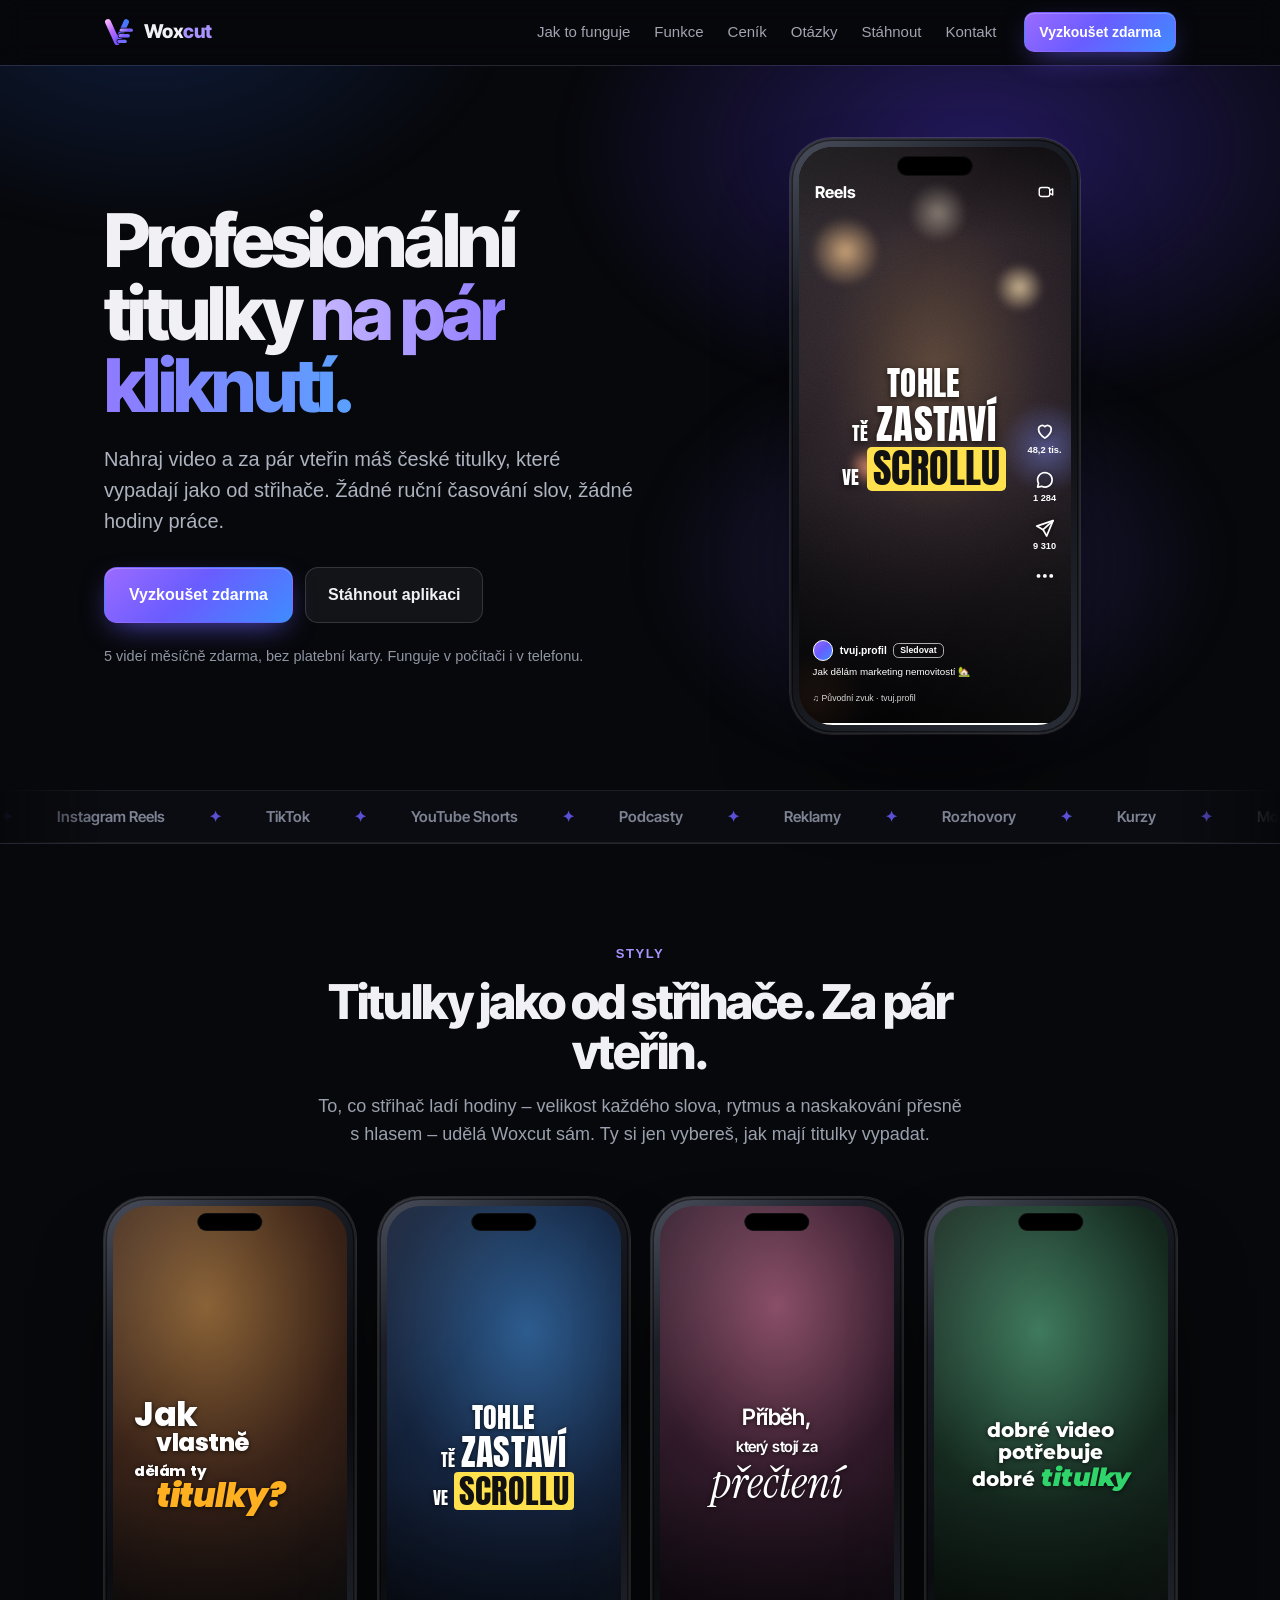
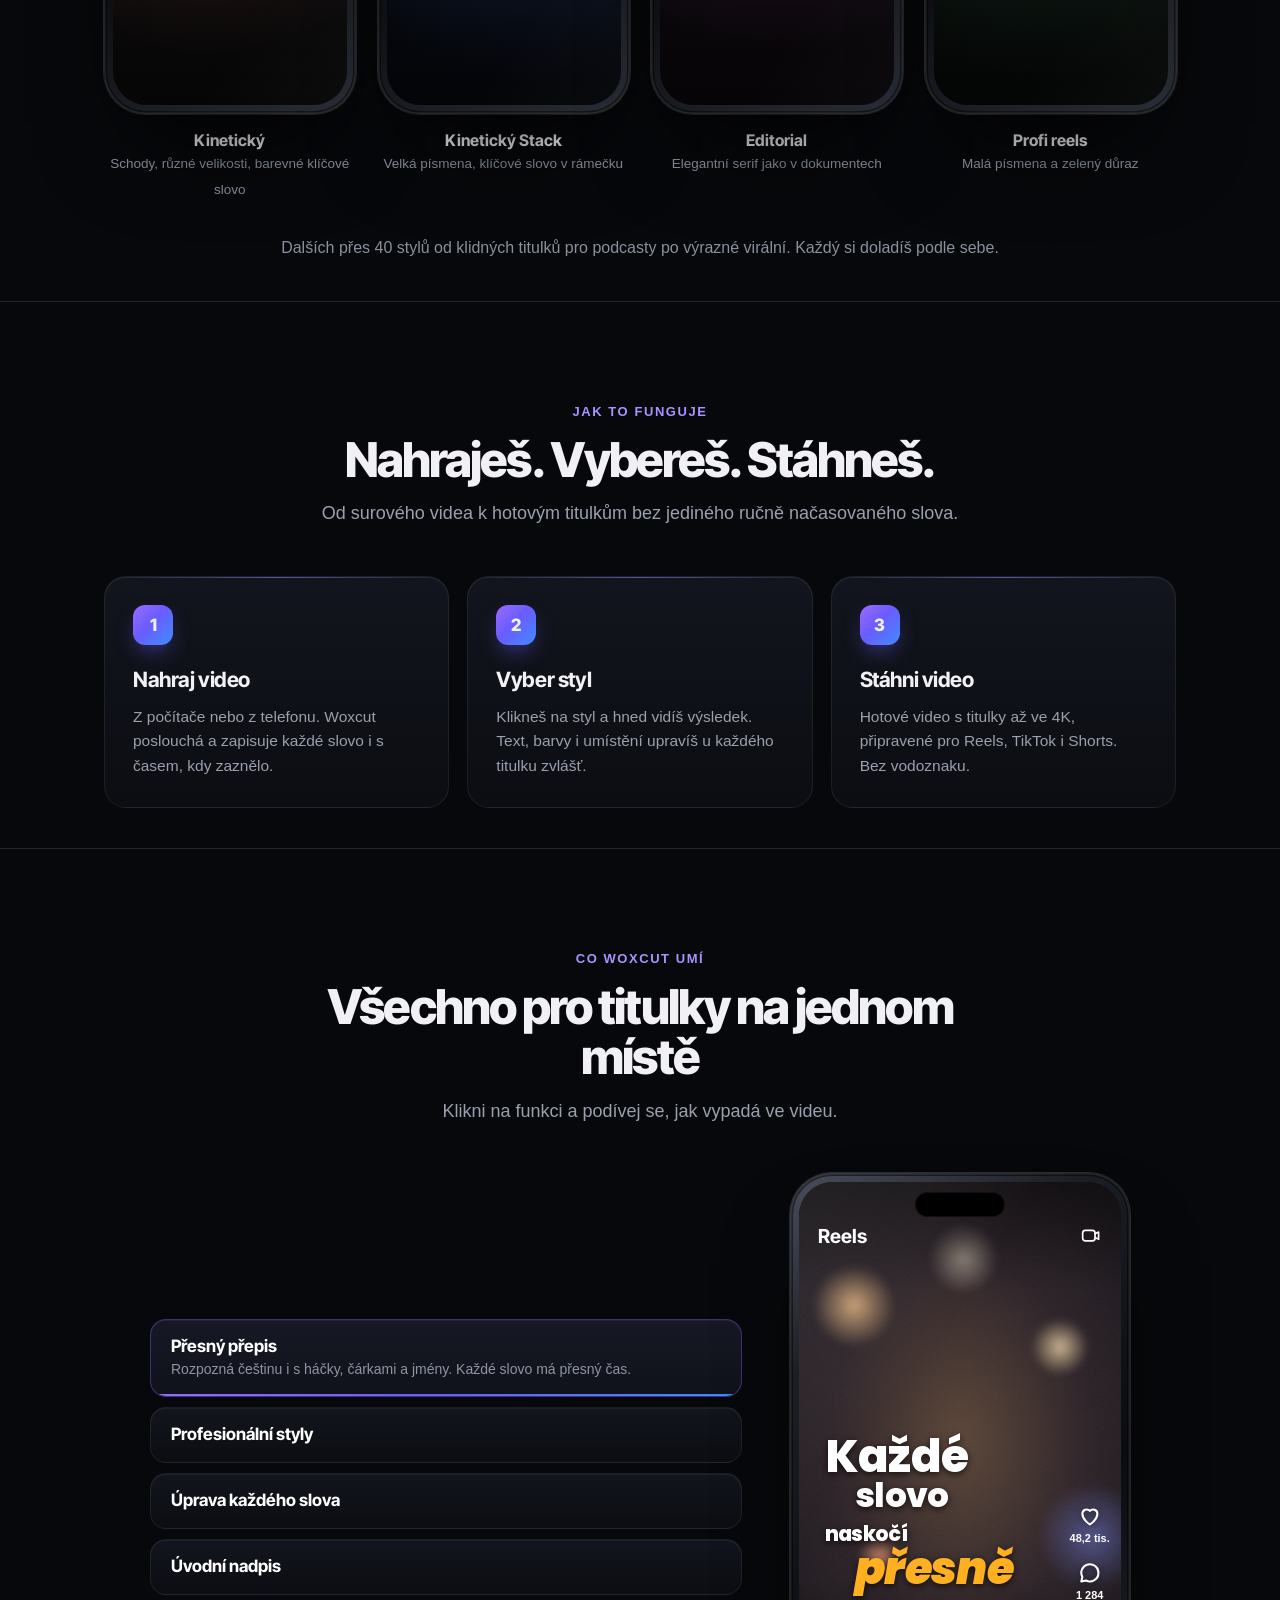
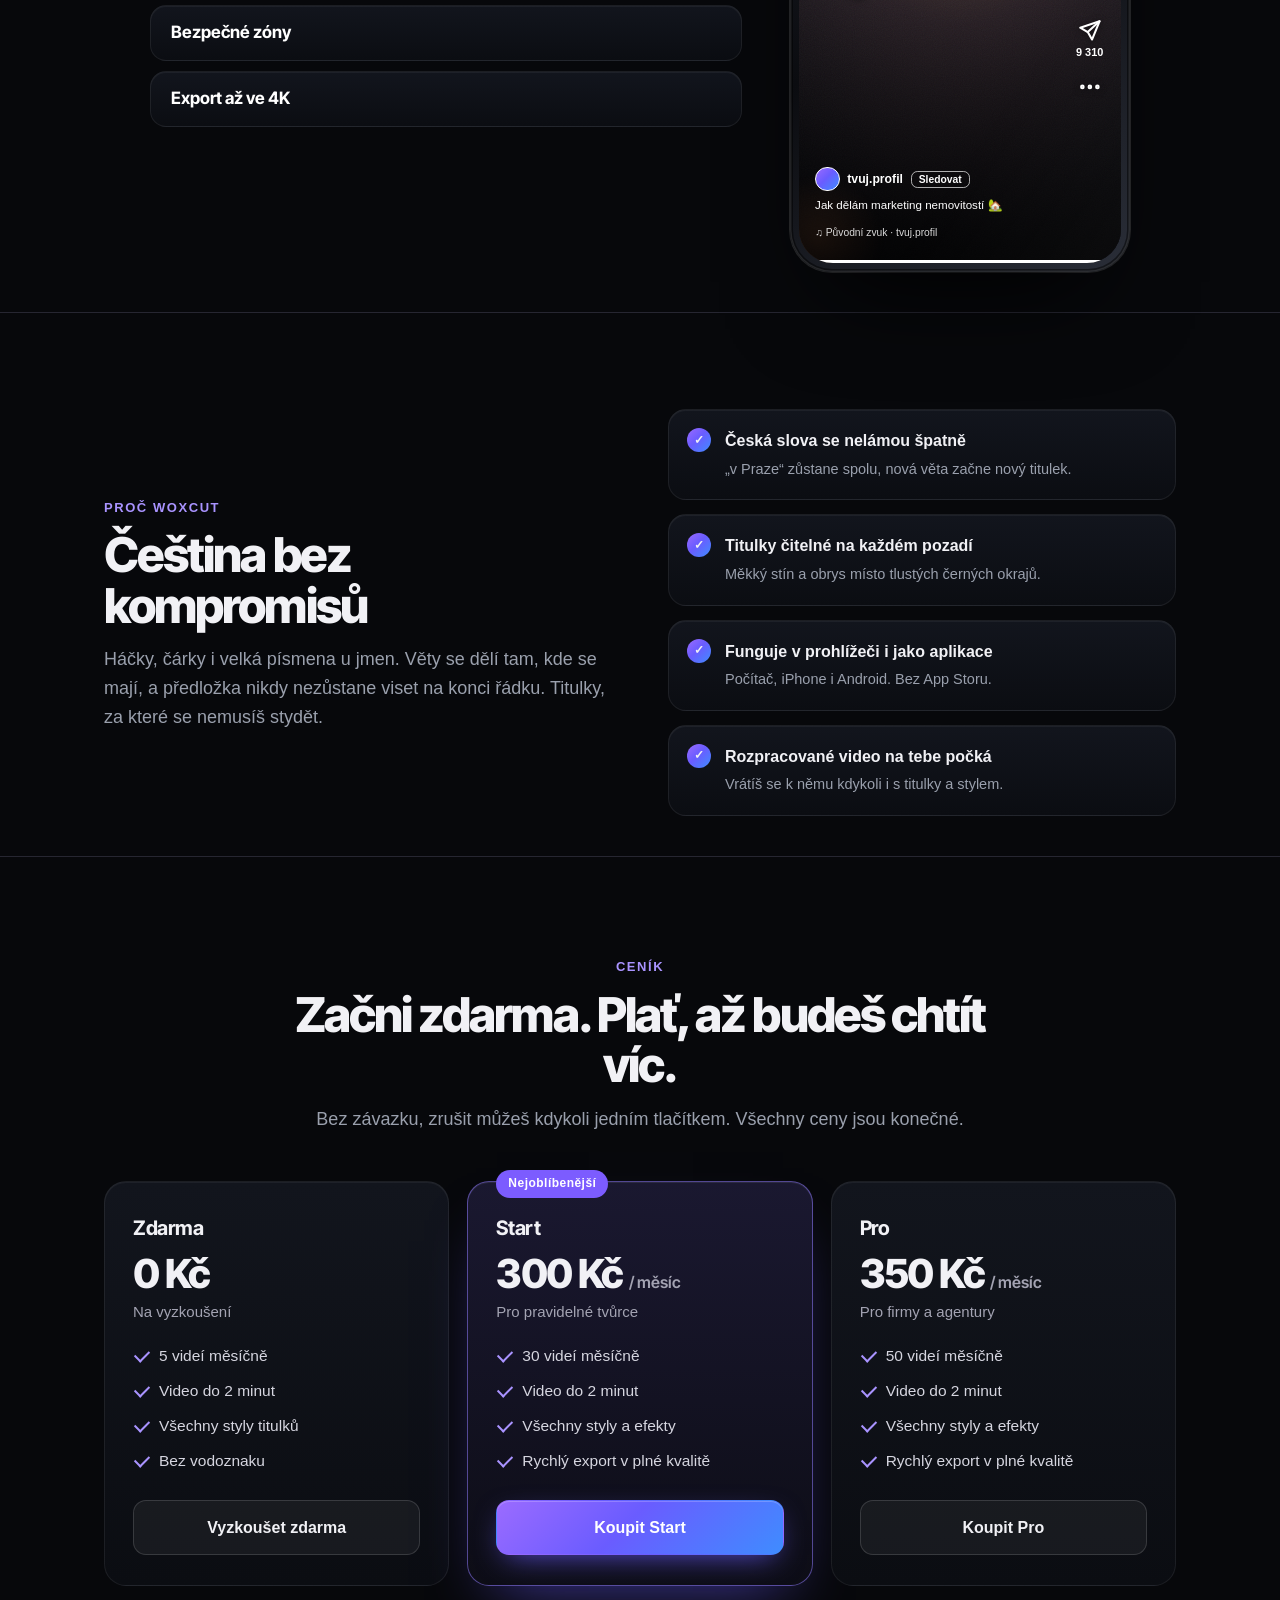
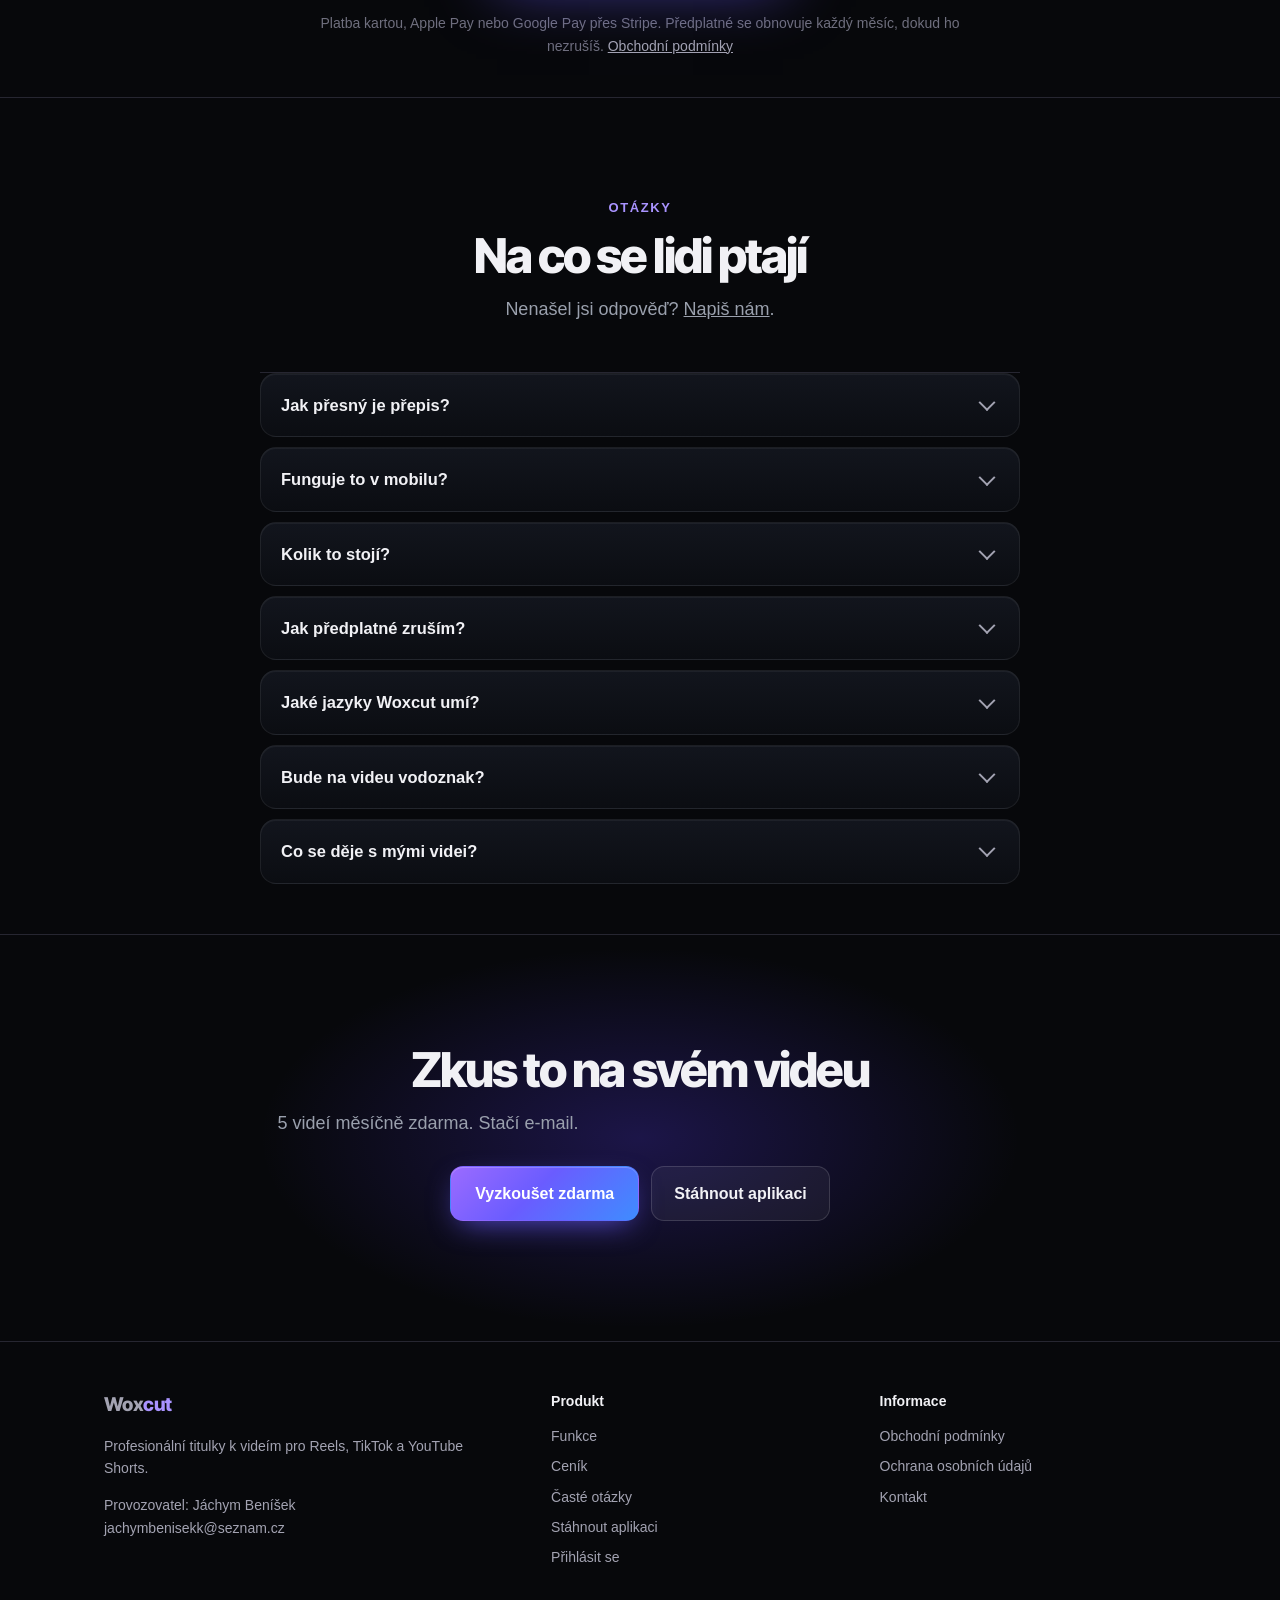
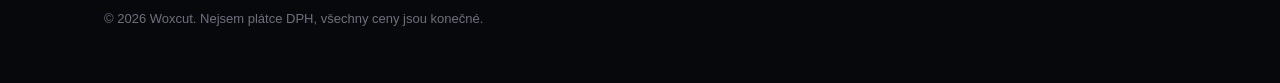
<file: index.html>
<!doctype html>
<html lang="cs">
<head>
<meta charset="utf-8">
<meta name="viewport" content="width=device-width,initial-scale=1,viewport-fit=cover">
<title>Woxcut</title>
<meta name="description" content="Woxcut – české titulky k videu za pár minut.">
<link rel="manifest" href="manifest.webmanifest">
<link rel="apple-touch-icon" href="apple-touch-icon.png">
<link rel="icon" href="app-icon-192.png">
<meta name="apple-mobile-web-app-capable" content="yes">
<meta name="mobile-web-app-capable" content="yes">
<meta name="apple-mobile-web-app-title" content="Woxcut">
<meta name="apple-mobile-web-app-status-bar-style" content="black">
<meta name="theme-color" content="#0b0b0d">
<style>
  :root{color-scheme:dark}
  *{box-sizing:border-box}
  html,body{margin:0;height:100%;background:#0b0b0d;color:#ececef;font:16px/1.5 -apple-system,BlinkMacSystemFont,"Inter",system-ui,sans-serif}
  main{min-height:100%;display:flex;flex-direction:column;align-items:center;justify-content:center;gap:14px;padding:32px 24px calc(32px + env(safe-area-inset-bottom));text-align:center}
  img{border-radius:22px;box-shadow:0 18px 40px -16px #7466f0aa}
  h1{margin:6px 0 0;font-size:22px;letter-spacing:-.02em}
  p{margin:0;max-width:340px;color:#a3a3ad}
  .tocka{width:22px;height:22px;border-radius:50%;border:2.5px solid #2f2f36;border-top-color:#7466f0;animation:t 0.9s linear infinite}
  @keyframes t{to{transform:rotate(360deg)}}
  ol{list-style:none;margin:6px 0 0;padding:0;display:grid;gap:12px;text-align:left;max-width:340px}
  li{display:flex;gap:12px;align-items:center;padding:12px 14px;border-radius:14px;background:#17171b;border:1px solid #2f2f36}
  li b{color:#fff}
  li::before{content:attr(data-n);flex:none;display:grid;place-items:center;width:26px;height:26px;border-radius:50%;background:#7466f0;color:#fff;font-weight:700;font-size:14px}
  button,a.tl{font:600 16px/1 inherit;font-family:inherit;padding:14px 22px;border-radius:12px;border:1px solid #2f2f36;background:#17171b;color:#ececef;text-decoration:none;cursor:pointer}
  .hlavni{background:#7466f0;border-color:#7466f0;color:#fff}
  .sipka{position:fixed;left:50%;bottom:calc(6px + env(safe-area-inset-bottom));transform:translateX(-50%);font-size:30px;animation:s 1s ease-in-out infinite}
  @keyframes s{50%{transform:translate(-50%,7px)}}
</style>
</head>
<body>
<main id="obsah">
  <img src="app-icon-192.png" width="84" height="84" alt="">
  <h1 id="nadpis">Otevírám Woxcut…</h1>
  <p id="text">Chvilku strpení.</p>
  <div class="tocka" id="tocka"></div>
</main>
<script>
// Stálá adresa Woxcutu. Woxcut běží na Macu přes tunel, jehož adresa se občas změní (Mac usne, ztratí internet…).
// Server na Macu sem při každé změně zapíše aktuální adresu (adresa.json) a tahle stránka na ni vždy přesměruje.
(async () => {
  const REPO = 'jachben/voxcut';
  const $ = id => document.getElementById(id);
  const q = new URLSearchParams(location.search);
  // osobní odkaz majitele: …/voxcut/#k=<klíč> – část za # se na server neposílá. Zůstává v adrese schválně:
  // ikona na ploše iPhonu má vlastní úložiště, takže si klíč musí nést v adrese, ze které se přidala.
  const h = new URLSearchParams(location.hash.slice(1));
  if (h.get('k')) { try { localStorage.setItem('voxcut-klic', h.get('k')); } catch {} }
  let klic = h.get('k'); if (!klic) { try { klic = localStorage.getItem('voxcut-klic'); } catch {} }
  const appka = navigator.standalone === true || matchMedia('(display-mode: standalone)').matches;
  const ua = navigator.userAgent;
  const ios = /iPhone|iPad|iPod/.test(ua) || (navigator.platform === 'MacIntel' && navigator.maxTouchPoints > 1);
  const android = /Android/.test(ua);

  // hlavní adresa v prohlížeči = prodejní web (22. 11. 2026, Jáchym: „prodejní stránka ta hlavní“).
  // Do aplikace vede ?app (tlačítka na webu), ikona na ploše, osobní odkaz majitele (#k=) a ?stahnout / ?koupit / ?pridat.
  if (!appka && !h.get('k') && !['app', 'stahnout', 'koupit', 'pridat'].some(k => q.has(k))) {
    location.replace('web/' + location.hash); return;
  }

  // Android: systémové okno instalace (Chrome) – nabídne se tlačítkem
  let nabidka = null;
  addEventListener('beforeinstallprompt', e => { e.preventDefault(); nabidka = e; });

  // příchod z tlačítka „Stáhnout do mobilu“: na plochu se má přidat tahle stálá stránka, ne dočasná adresa
  if (q.get('pridat') === '1' && !appka && (ios || android)) {
    history.replaceState(null, '', location.pathname + location.hash);   // bez ?pridat, klíč za # zůstane
    $('tocka').remove();
    $('nadpis').textContent = 'Přidej Woxcut na plochu';
    if (ios) {
      $('text').textContent = 'Tahle adresa se nikdy nezmění, takže ikona bude fungovat pořád.';
      $('obsah').insertAdjacentHTML('beforeend', `<ol>
        <li data-n="1"><span>Klepni dole v Safari na <b>Sdílet</b> (v novém Safari je pod <b>⋯</b>)</span></li>
        <li data-n="2"><span>Vyber <b>Přidat na plochu</b>, nech zapnuté <b>Otevřít jako webovou aplikaci</b> a potvrď <b>Přidat</b></span></li>
      </ol><a class="tl" href="./?app">Otevřít Woxcut bez přidání</a><div class="sipka">↓</div>`);
    } else {
      $('text').textContent = 'Tahle adresa se nikdy nezmění, takže aplikace bude fungovat pořád.';
      $('obsah').insertAdjacentHTML('beforeend', `<button class="hlavni" id="instalovat">Nainstalovat Woxcut</button>
        <p id="tip">Když se okno neotevře: v Chromu klepni na <b>⋮</b> → <b>Instalovat aplikaci</b>.</p>
        <a class="tl" href="./?app">Otevřít Woxcut</a>`);
      $('instalovat').onclick = async () => { if (nabidka) { nabidka.prompt(); nabidka = null; } else $('tip').style.color = '#fff'; };
    }
    return;
  }

  // aktuální adresa: GitHub API (bez zpoždění), záložně soubor na stránce (může být pár minut starý)
  const nacti = async pokus => {
    const zdroje = [
      () => fetch(`https://api.github.com/repos/${REPO}/contents/adresa.json`, { headers: { Accept: 'application/vnd.github.raw+json' }, cache: 'no-store' }),
      () => fetch(`adresa.json?t=${Date.now()}`, { cache: 'no-store' }),
    ];
    if (pokus % 3) zdroje.reverse();   // API má limit dotazů – při opakovaných pokusech ho šetři
    for (const z of zdroje) {
      try {
        const r = await z();
        if (!r.ok) continue;
        const a = (await r.json()).adresa;
        if (/^https:\/\/[a-z0-9-]+\.trycloudflare\.com$/.test(a)) return a;
      } catch {}
    }
    return null;
  };
  const zije = async a => {
    try {
      const c = new AbortController(); setTimeout(() => c.abort(), 8000);
      const r = await fetch(a + '/api/version', { signal: c.signal, cache: 'no-store' });
      return r.ok && (await r.json()).app === 'voxsub';
    } catch { return false; }
  };
  // ?koupit=start|pro z ceníku na webu (…/voxcut/web/) → aplikace rovnou nabídne registraci a platbu
  const kup = q.get('koupit') === 'pro' ? 'pro' : q.has('koupit') ? 'start' : '';
  const cil = a => q.has('stahnout') ? a + '/stahnout.html'
    : kup ? `${a}/app?predplatne&koupit=${kup}`
    : klic ? `${a}/moje/${encodeURIComponent(klic)}/app` : a + '/app';

  for (let pokus = 0; ; pokus++) {
    const a = await nacti(pokus);
    if (a && await zije(a)) { location.replace(cil(a)); return; }
    $('nadpis').textContent = 'Woxcut se právě připojuje';
    $('text').textContent = pokus < 8
      ? 'Mac se možná probouzí nebo mění adresu. Zkouším to znovu…'
      : 'Pořád se nedaří spojit. Zkontroluj, že je Mac zapnutý a připojený k internetu. Zkouším to dál…';
    await new Promise(r => setTimeout(r, 5000));
  }
})();
</script>
</body>
</html>
</file>
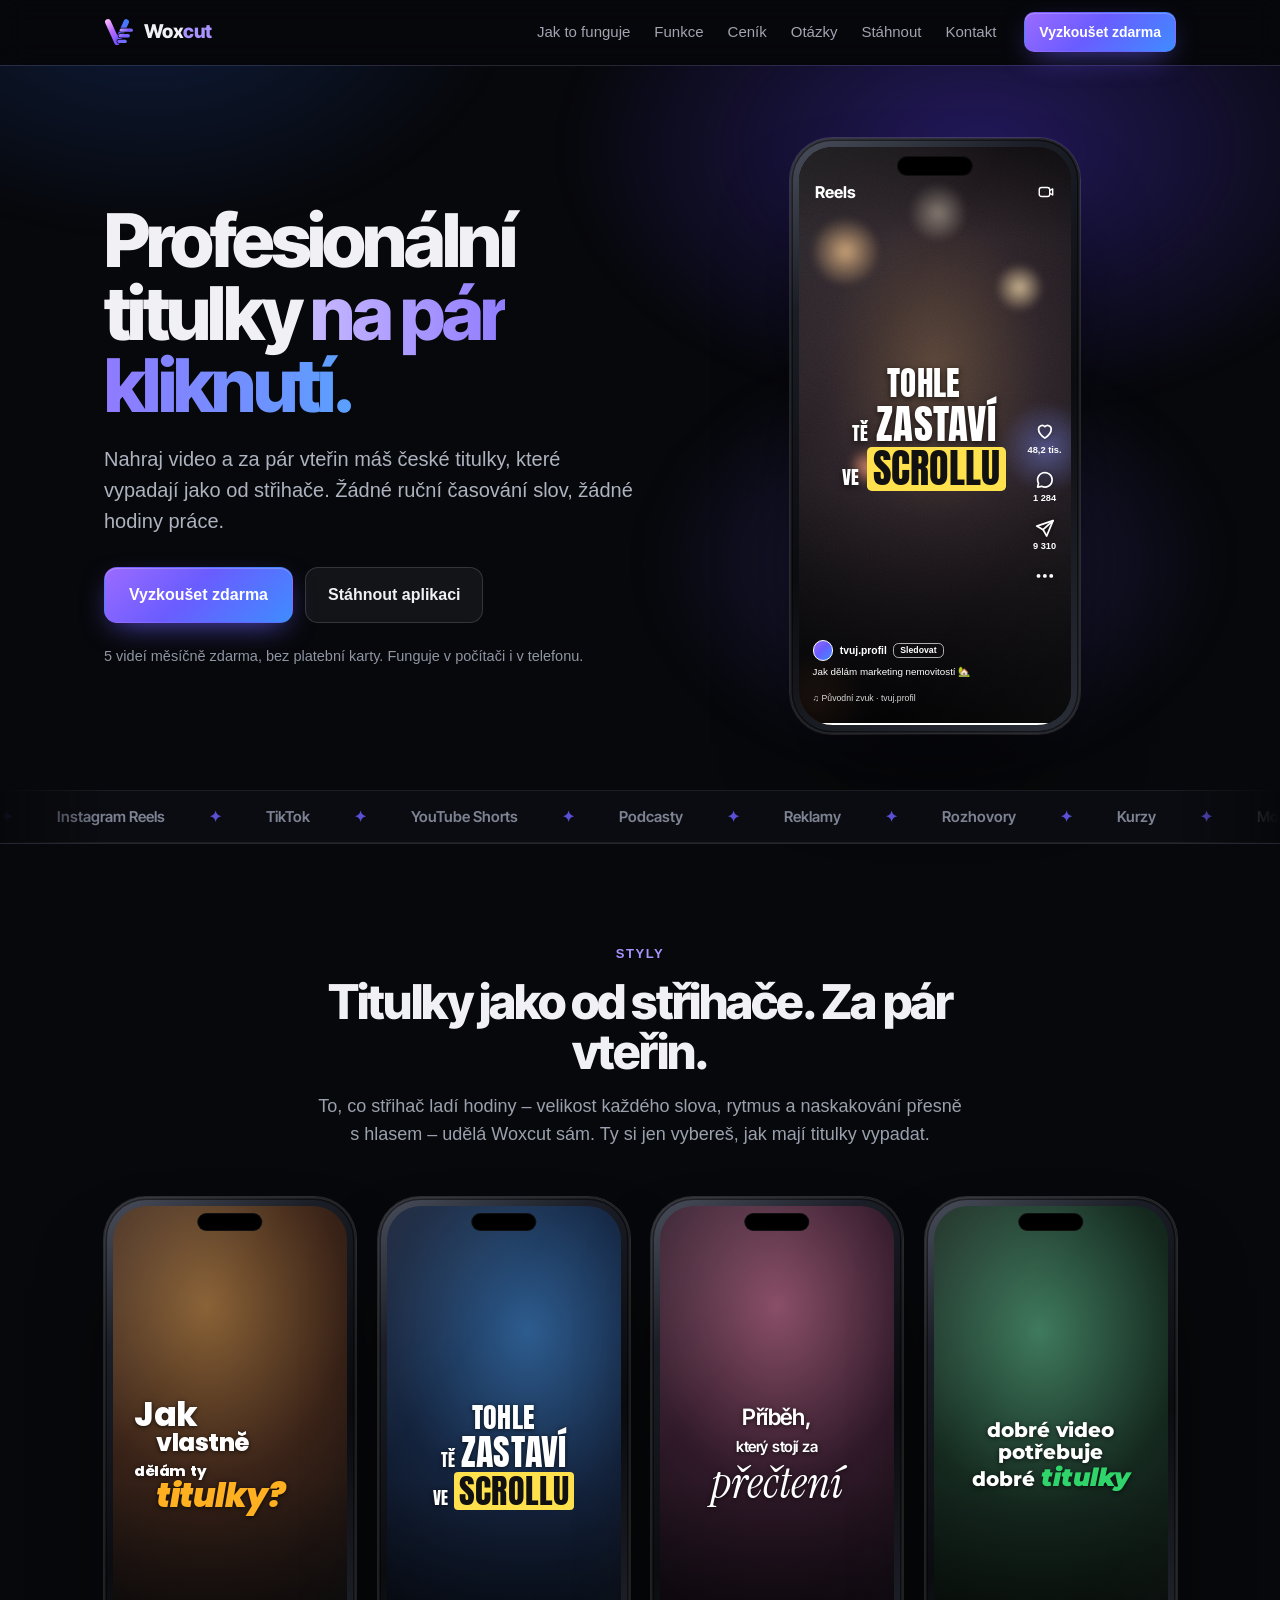
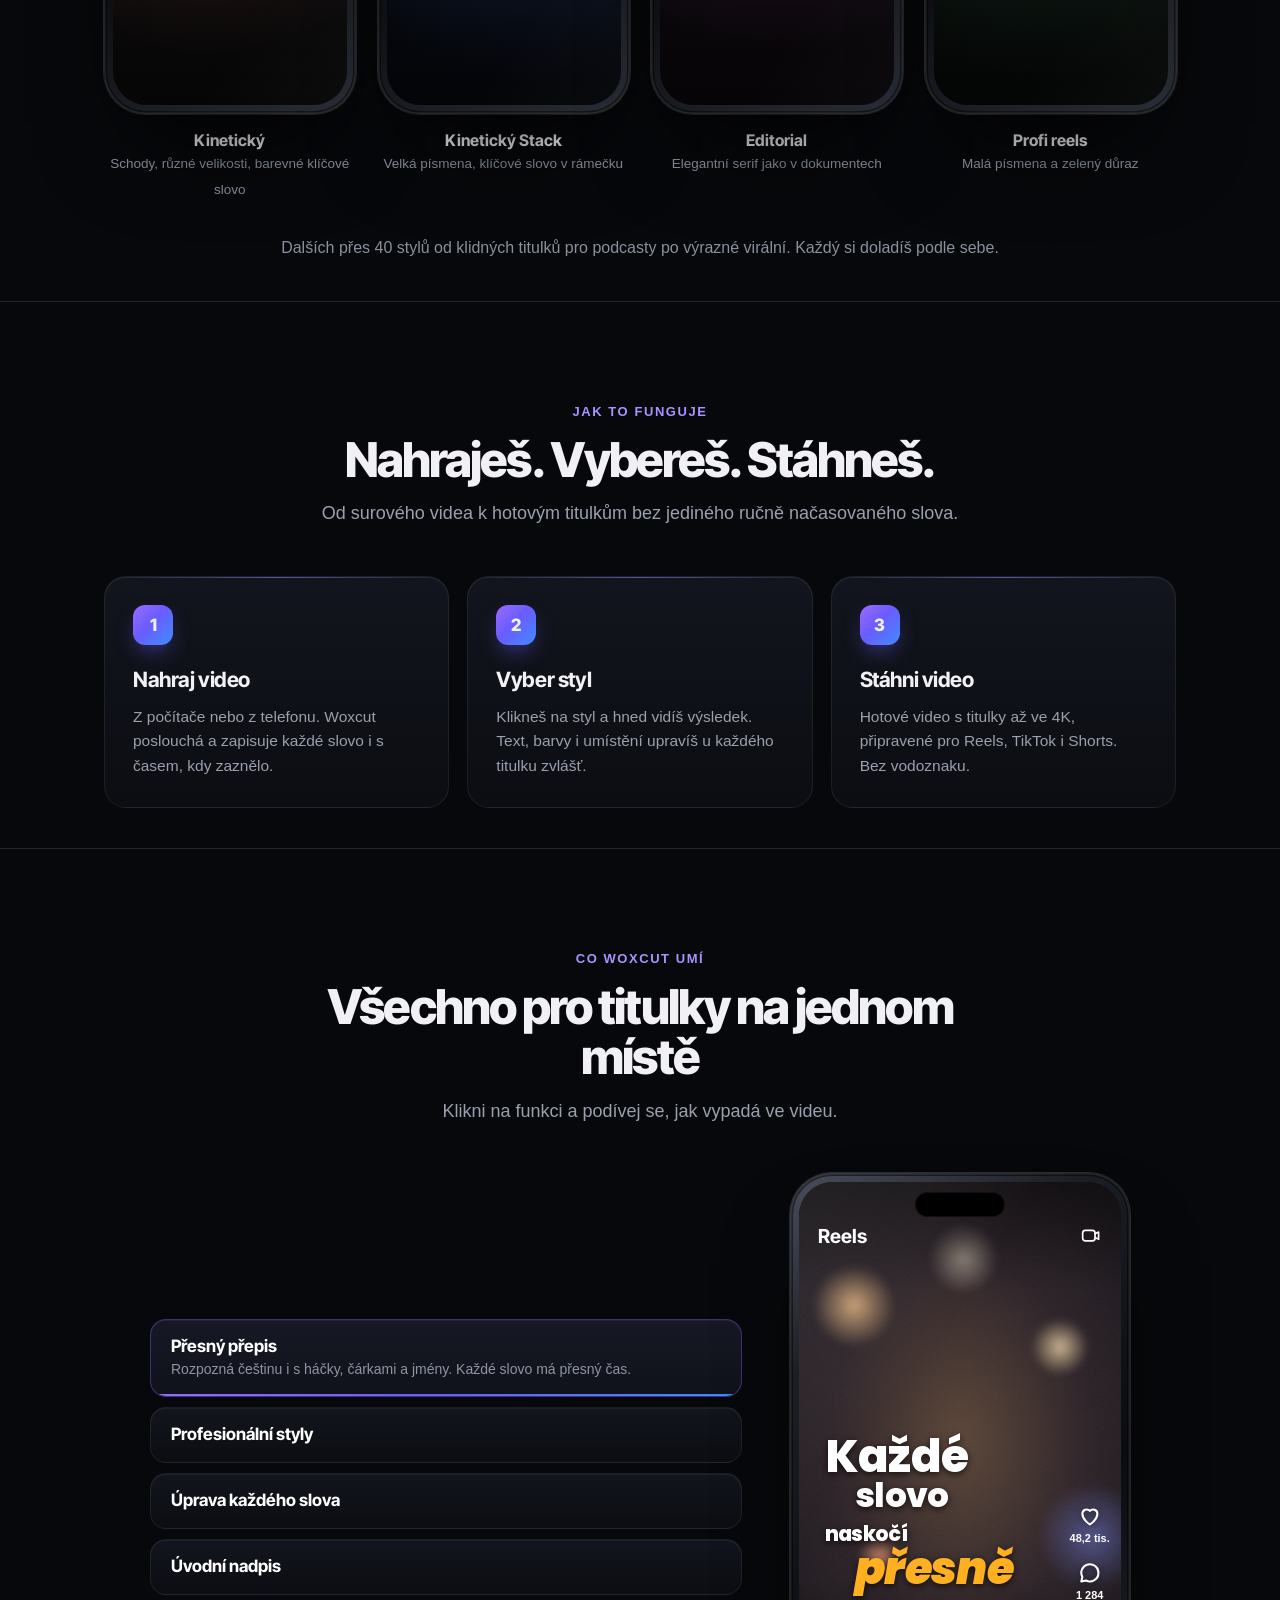
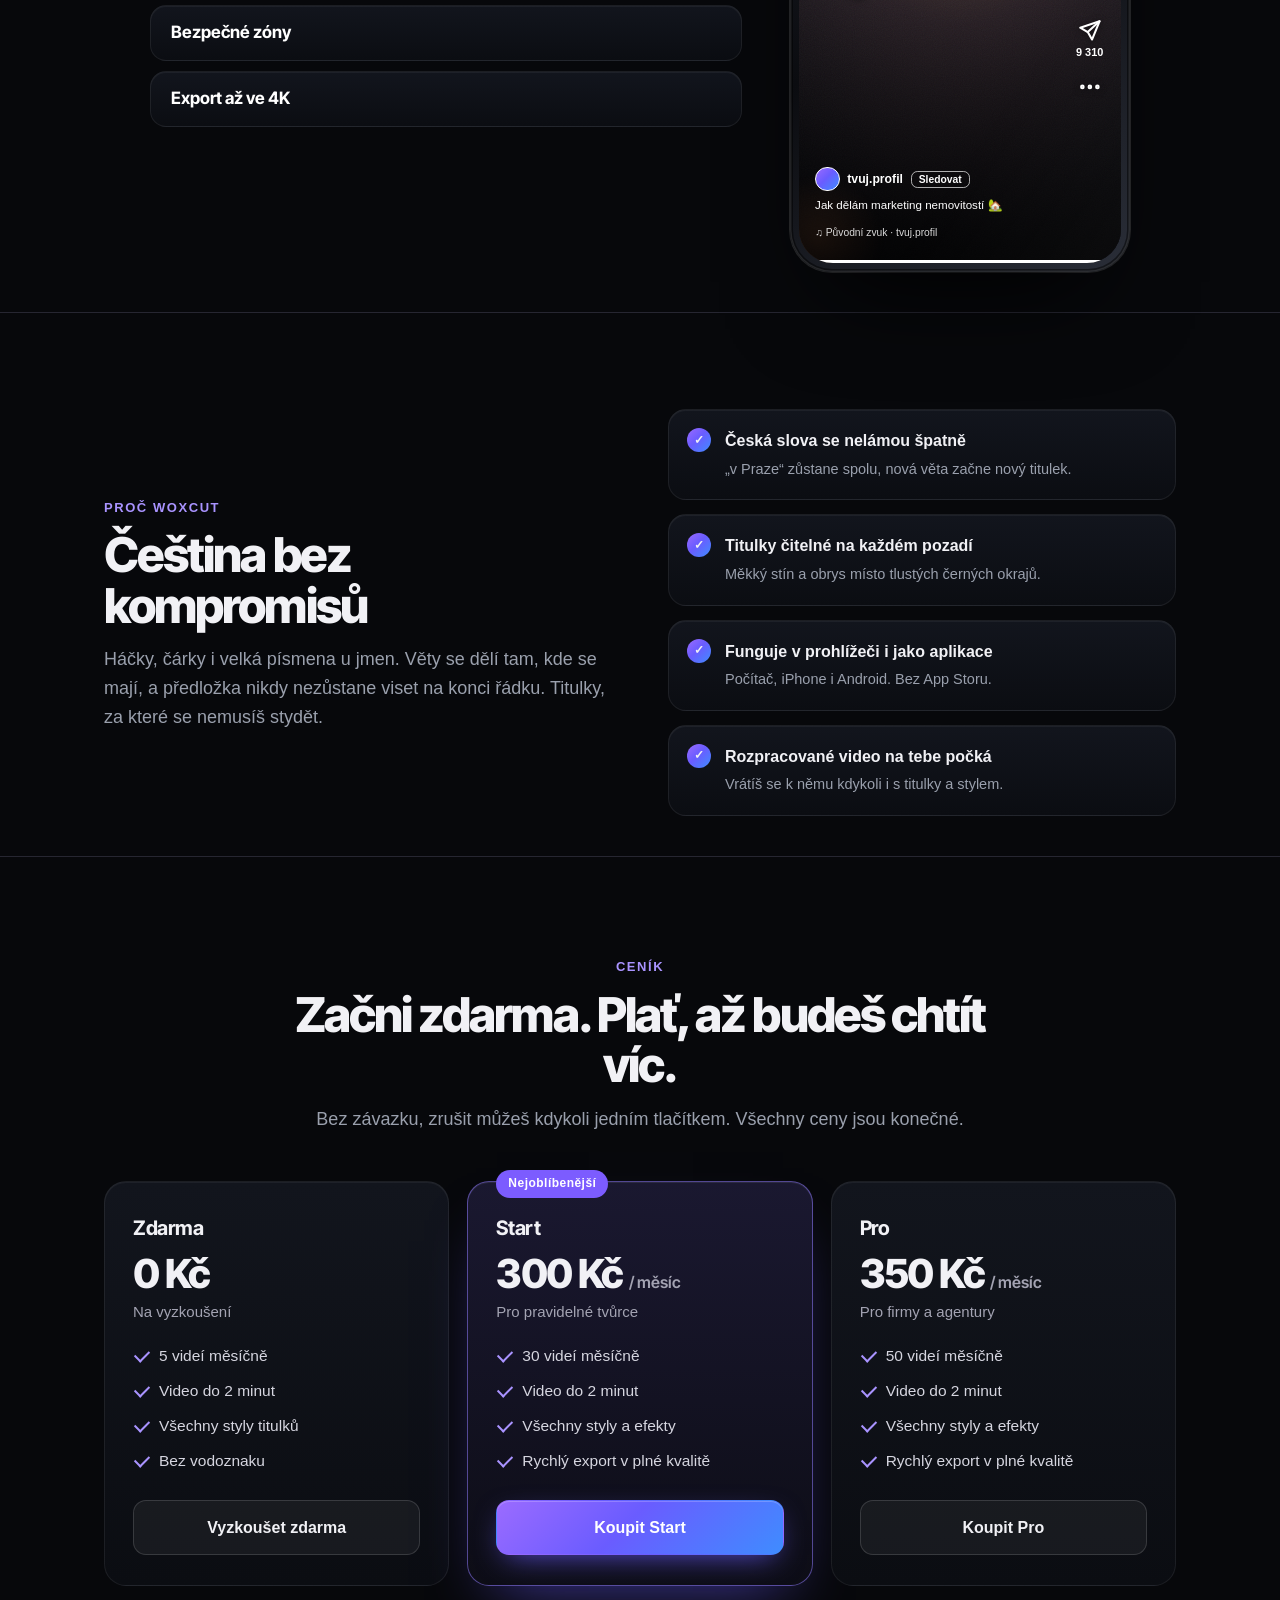
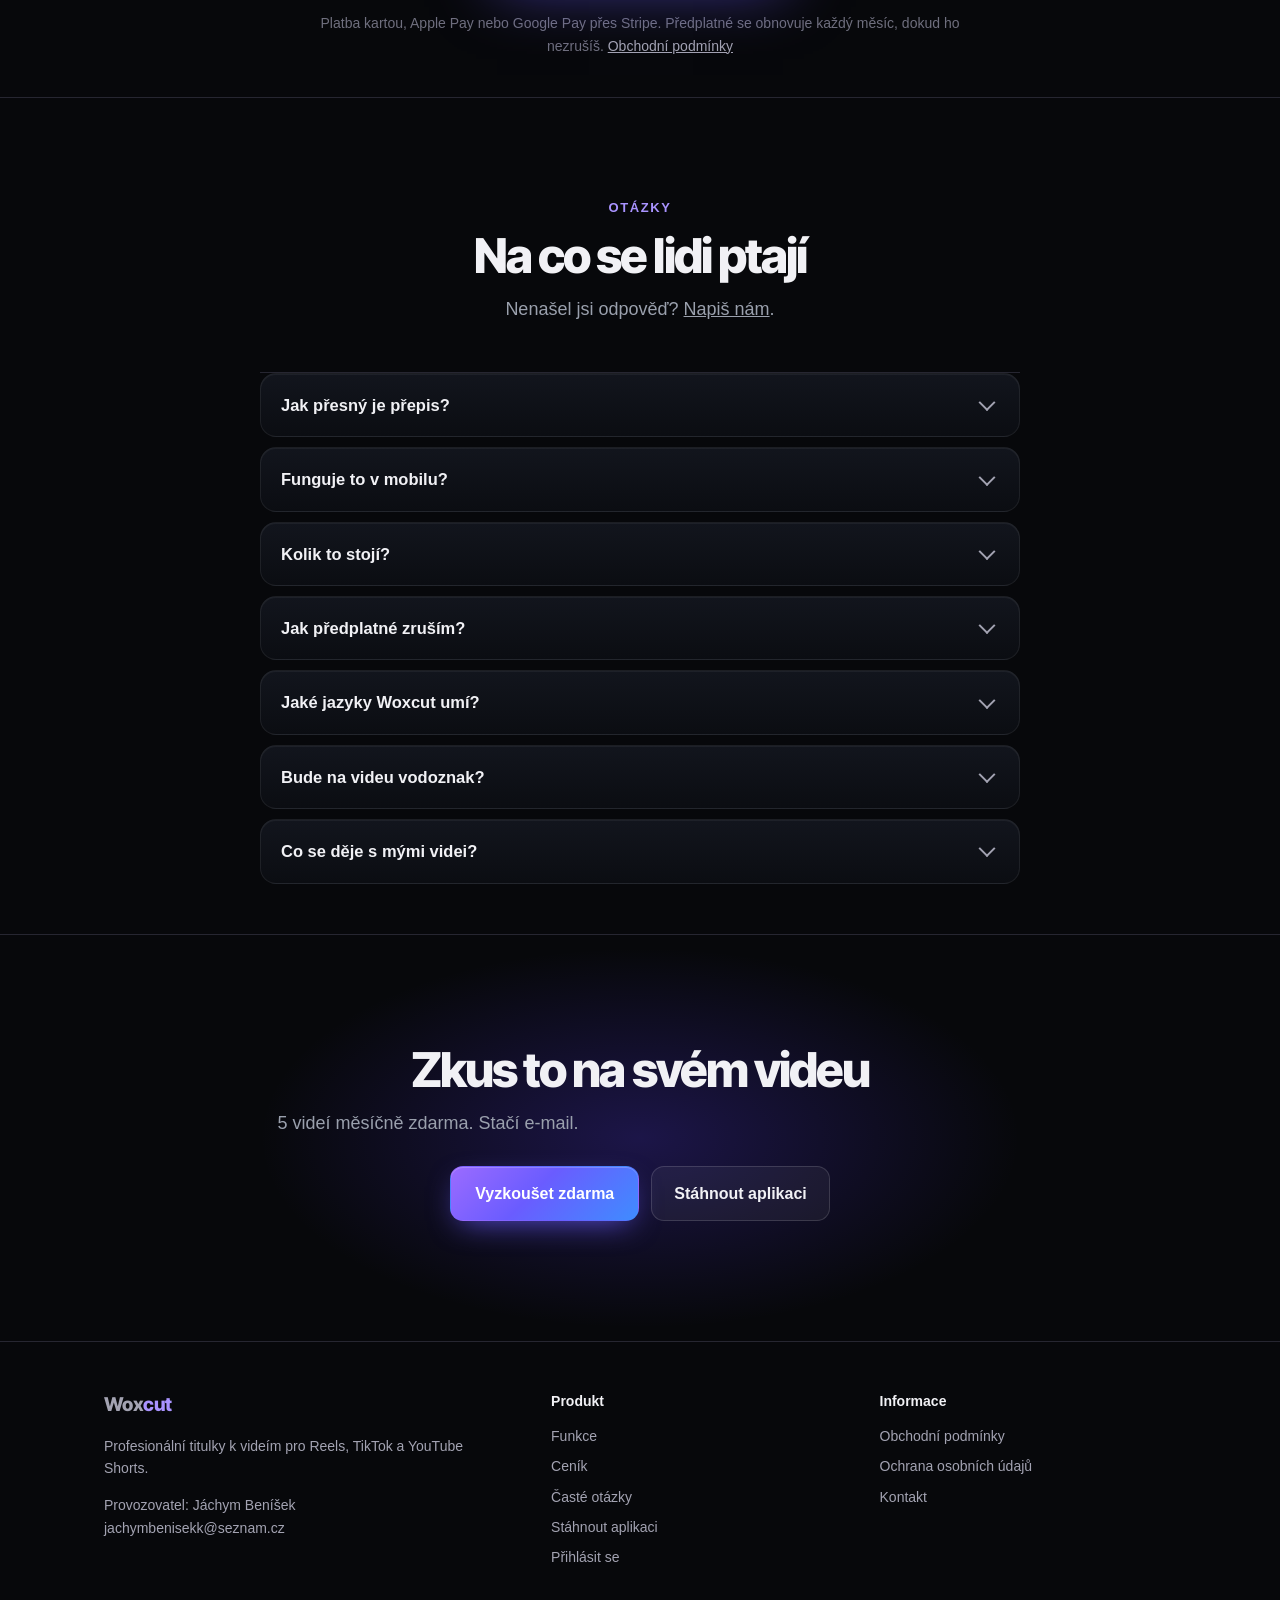
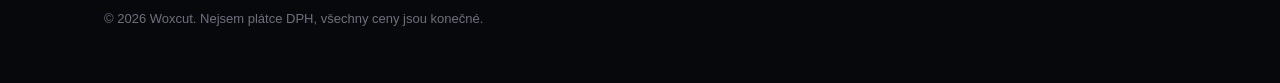
<file: web/index.html>
<!doctype html>
<html lang="cs">
<head>
<meta charset="utf-8">
<meta name="viewport" content="width=device-width,initial-scale=1">
<title>Woxcut – profesionální titulky k videu na pár kliknutí</title>
<meta name="description" content="Nahraj video a Woxcut k němu udělá české titulky načasované na slovo. Kinetická typografie, 47 vyladěných stylů, úvodní nadpis, export až ve 4K. Funguje v počítači i v mobilu.">
<link rel="canonical" href="https://jachben.github.io/voxcut/web/">
<meta name="theme-color" content="#0b0b0f">
<link rel="icon" href="favicon.svg" type="image/svg+xml">
<link rel="icon" href="favicon-32.png" sizes="32x32" type="image/png">
<link rel="apple-touch-icon" href="apple-touch-icon.png">
<meta property="og:type" content="website">
<meta property="og:site_name" content="Woxcut">
<meta property="og:locale" content="cs_CZ">
<meta property="og:title" content="Woxcut – titulky k videu v češtině">
<meta property="og:description" content="Woxcut přepíše řeč z videa a udělá z ní titulky načasované na slovo. Styly pro Reels, TikTok a Shorts, export až ve 4K.">
<meta property="og:url" content="https://jachben.github.io/voxcut/web/">
<meta property="og:image" content="https://jachben.github.io/voxcut/web/og.png">
<meta name="twitter:card" content="summary_large_image">
<meta name="apple-mobile-web-app-capable" content="yes">
<meta name="mobile-web-app-capable" content="yes">
<meta name="apple-mobile-web-app-title" content="Woxcut">
<meta name="apple-mobile-web-app-status-bar-style" content="black">
<script>if ('serviceWorker' in navigator) navigator.serviceWorker.register('/sw.js').catch(() => {});</script>
<link rel="preconnect" href="https://fonts.googleapis.com"><link rel="preconnect" href="https://fonts.gstatic.com" crossorigin>
<link href="https://fonts.googleapis.com/css2?family=Inter+Tight:wght@600;700;800&family=Poppins:ital,wght@0,800;1,900&family=Anton&family=Instrument+Serif:ital@1&family=Montserrat:ital,wght@0,800;1,900&display=swap" rel="stylesheet">
<link rel="stylesheet" href="styles.css">
<script type="application/ld+json">
{
  "@context": "https://schema.org",
  "@graph": [
    {
      "@type": "Organization",
      "@id": "https://jachben.github.io/voxcut/web/#org",
      "name": "Woxcut",
      "url": "https://jachben.github.io/voxcut/web/",
      "logo": "https://jachben.github.io/voxcut/web/apple-touch-icon.png",
      "email": "jachymbenisekk@seznam.cz"
    },
    {
      "@type": "SoftwareApplication",
      "name": "Woxcut",
      "applicationCategory": "MultimediaApplication",
      "operatingSystem": "Web, iOS, Android, macOS, Windows",
      "inLanguage": "cs",
      "description": "Automatické titulky k videu v češtině: přepis řeči modelem Whisper Large-v3, titulky načasované na slovo, 47 vyladěných stylů včetně kinetické typografie a export v 1080p, 2K nebo 4K.",
      "publisher": { "@id": "https://jachben.github.io/voxcut/web/#org" },
      "offers": [
        { "@type": "Offer", "name": "Zdarma", "price": "0", "priceCurrency": "CZK" },
        { "@type": "Offer", "name": "Start", "price": "200", "priceCurrency": "CZK",
          "priceSpecification": { "@type": "UnitPriceSpecification", "price": "200", "priceCurrency": "CZK", "billingDuration": "P1M" } },
        { "@type": "Offer", "name": "Pro", "price": "350", "priceCurrency": "CZK",
          "priceSpecification": { "@type": "UnitPriceSpecification", "price": "350", "priceCurrency": "CZK", "billingDuration": "P1M" } }
      ]
    }
  ]
}
</script>
</head>
<body class="v-home">
<header class="top" id="top">
  <div class="wrap">
    <a class="brand" href="./" aria-label="Woxcut – úvodní stránka">
      <svg viewBox="0 0 64 64" fill="none" aria-hidden="true"><defs><linearGradient id="vA" x1="8" y1="8" x2="44" y2="56" gradientUnits="userSpaceOnUse"><stop stop-color="#f7b0ff"/><stop offset=".4" stop-color="#b168ff"/><stop offset="1" stop-color="#6a4dff"/></linearGradient><linearGradient id="vB" x1="30" y1="54" x2="52" y2="8" gradientUnits="userSpaceOnUse"><stop stop-color="#7a52ff"/><stop offset="1" stop-color="#3f7dff"/></linearGradient><linearGradient id="vC" x1="30" y1="24" x2="62" y2="54" gradientUnits="userSpaceOnUse"><stop stop-color="#cba8ff"/><stop offset=".45" stop-color="#7f5cff"/><stop offset="1" stop-color="#4d92ff"/></linearGradient></defs><path d="M8.5 10.5 L28 53.5" stroke="url(#vA)" stroke-width="12.5" stroke-linecap="round"/><path d="M47.5 10.5 L28 53.5" stroke="url(#vB)" stroke-width="11.5" stroke-linecap="round"/><g stroke="#0b0b0f" stroke-width="10.4" stroke-linecap="round"><path d="M37 28h21"/><path d="M34.5 40h17"/><path d="M32 52h13"/></g><g stroke="url(#vC)" stroke-width="7.2" stroke-linecap="round"><path d="M37 28h21"/><path d="M34.5 40h17"/><path d="M32 52h13"/></g></svg>
      <span>Wox<b>cut</b></span>
    </a>
    <nav class="nav" aria-label="Hlavní menu">
      <a href="./#jak-to-funguje">Jak to funguje</a>
      <a href="./#funkce">Funkce</a>
      <a href="./#cenik">Ceník</a>
      <a href="./#otazky">Otázky</a>
      <a href="../?stahnout">Stáhnout</a>
      <a href="kontakt.html">Kontakt</a>
    </nav>
    <a class="btn sm primary" href="../?app">Vyzkoušet zdarma</a>
  </div>
</header>


<main>
  <!-- ÚVOD -->
  <section class="v-hero">
    <div class="v-glow" aria-hidden="true"></div>
    <div class="wrap v-hero-in">
      <div class="v-hero-text">
        <h1>Profesionální titulky <span class="v-grad">na pár kliknutí.</span></h1>
        <p class="lead">Nahraj video a za pár vteřin máš české titulky, které vypadají jako od střihače. Žádné ruční časování slov, žádné hodiny práce.</p>
        <div class="cta">
          <a class="btn primary v-btn" href="../?app">Vyzkoušet zdarma</a>
          <a class="btn v-btn2" href="../?stahnout">Stáhnout aplikaci</a>
        </div>
        <p class="v-trustline">5 videí měsíčně zdarma, bez platební karty. Funguje v počítači i v telefonu.</p>
      </div>
      <div class="v-hero-demo" aria-hidden="true">
        <div class="v-phone v-ig v-phone-big">
          <div class="v-scene">
            <div class="v-bg"><i></i><i></i><i></i><i></i><i></i><i></i><b></b></div>
            <div class="v-cap" data-loop></div>
            <div class="v-igtop"><b>Reels</b><svg viewBox="0 0 24 24"><rect x="3" y="6" width="14" height="12" rx="3"/><path d="m17 10 4-2v8l-4-2"/></svg></div>
            <div class="v-igside">
              <span><svg viewBox="0 0 24 24"><path d="M12 20s-7-4.4-7-10a4 4 0 0 1 7-2.6A4 4 0 0 1 19 10c0 5.6-7 10-7 10z"/></svg><em>48,2 tis.</em></span>
              <span><svg viewBox="0 0 24 24"><path d="M20 12a8 8 0 0 1-11.6 7.1L4 20l1-4.2A8 8 0 1 1 20 12z"/></svg><em>1 284</em></span>
              <span><svg viewBox="0 0 24 24"><path d="M21 4 10 14"/><path d="m21 4-7 17-4-7-7-4z"/></svg><em>9 310</em></span>
              <span><svg viewBox="0 0 24 24"><circle cx="5" cy="12" r="1.2"/><circle cx="12" cy="12" r="1.2"/><circle cx="19" cy="12" r="1.2"/></svg></span>
            </div>
            <div class="v-igbottom"><div class="v-igu"><i></i><b>tvuj.profil</b><span>Sledovat</span></div><p>Jak dělám marketing nemovitostí 🏡</p><small>♫ Původní zvuk · tvuj.profil</small></div>
            <div class="v-igprog"><i></i></div>
          </div>
        </div>
      </div>
    </div>
  </section>

  <div class="v-marquee" aria-hidden="true"><div>
    <span>Instagram Reels</span><span>TikTok</span><span>YouTube Shorts</span><span>Podcasty</span><span>Reklamy</span><span>Rozhovory</span><span>Kurzy</span><span>Motivační videa</span>
    <span>Instagram Reels</span><span>TikTok</span><span>YouTube Shorts</span><span>Podcasty</span><span>Reklamy</span><span>Rozhovory</span><span>Kurzy</span><span>Motivační videa</span>
  </div></div>

  <!-- STYLY -->
  <section class="v-sec" id="styly">
    <div class="wrap">
      <div class="v-head v-reveal">
        <span class="v-kicker">Styly</span>
        <h2>Titulky jako od střihače. Za pár vteřin.</h2>
        <p class="sub">To, co střihač ladí hodiny – velikost každého slova, rytmus a naskakování přesně s hlasem – udělá Woxcut sám. Ty si jen vybereš, jak mají titulky vypadat.</p>
      </div>
      <div class="v-styles">
        <figure class="v-reveal"><div class="v-phone"><div class="v-scene s-amber"><div class="v-cap" data-styl="kineticky"></div></div></div><figcaption><b>Kinetický</b><span>Schody, různé velikosti, barevné klíčové slovo</span></figcaption></figure>
        <figure class="v-reveal"><div class="v-phone"><div class="v-scene s-blue"><div class="v-cap" data-styl="stack"></div></div></div><figcaption><b>Kinetický Stack</b><span>Velká písmena, klíčové slovo v rámečku</span></figcaption></figure>
        <figure class="v-reveal"><div class="v-phone"><div class="v-scene s-rose"><div class="v-cap" data-styl="editorial"></div></div></div><figcaption><b>Editorial</b><span>Elegantní serif jako v dokumentech</span></figcaption></figure>
        <figure class="v-reveal"><div class="v-phone"><div class="v-scene s-green"><div class="v-cap" data-styl="reels"></div></div></div><figcaption><b>Profi reels</b><span>Malá písmena a zelený důraz</span></figcaption></figure>
      </div>
      <p class="v-more v-reveal">Dalších přes 40 stylů od klidných titulků pro podcasty po výrazné virální. Každý si doladíš podle sebe.</p>
    </div>
  </section>

  <!-- JAK TO FUNGUJE -->
  <section class="v-sec" id="jak-to-funguje">
    <div class="wrap">
      <div class="v-head v-reveal">
        <span class="v-kicker">Jak to funguje</span>
        <h2>Nahraješ. Vybereš. Stáhneš.</h2>
        <p class="sub">Od surového videa k hotovým titulkům bez jediného ručně načasovaného slova.</p>
      </div>
      <div class="v-steps">
        <div class="v-step v-reveal"><span class="v-num">1</span><h3>Nahraj video</h3><p>Z počítače nebo z telefonu. Woxcut poslouchá a zapisuje každé slovo i s časem, kdy zaznělo.</p></div>
        <div class="v-step v-reveal"><span class="v-num">2</span><h3>Vyber styl</h3><p>Klikneš na styl a hned vidíš výsledek. Text, barvy i umístění upravíš u každého titulku zvlášť.</p></div>
        <div class="v-step v-reveal"><span class="v-num">3</span><h3>Stáhni video</h3><p>Hotové video s titulky až ve 4K, připravené pro Reels, TikTok i Shorts. Bez vodoznaku.</p></div>
      </div>
    </div>
  </section>

  <!-- FUNKCE -->
  <section class="v-sec" id="funkce">
    <div class="wrap">
      <div class="v-head v-reveal">
        <span class="v-kicker">Co Woxcut umí</span>
        <h2>Všechno pro titulky na jednom místě</h2>
        <p class="sub">Klikni na funkci a podívej se, jak vypadá ve videu.</p>
      </div>
      <div class="v-feat v-reveal">
        <div class="v-tabs" role="tablist">
          <button class="on" data-f="prepis"><b>Přesný přepis</b><span>Rozpozná češtinu i s háčky, čárkami a jmény. Každé slovo má přesný čas.</span><i></i></button>
          <button data-f="styly"><b>Profesionální styly</b><span>Kinetická typografie i čisté titulky. Přepínáš jedním kliknutím.</span><i></i></button>
          <button data-f="uprava"><b>Úprava každého slova</b><span>Barva, velikost, tloušťka nebo nový řádek – jen u slova, které chceš.</span><i></i></button>
          <button data-f="nadpis"><b>Úvodní nadpis</b><span>Velký nápis na první vteřiny, který diváka zastaví ve scrollu.</span><i></i></button>
          <button data-f="zony"><b>Bezpečné zóny</b><span>Vidíš, kam sahají tlačítka a popisek. Titulky nikdy neschováš.</span><i></i></button>
          <button data-f="export"><b>Export až ve 4K</b><span>Hotové video bez vodoznaku, připravené pro Reels, TikTok i Shorts.</span><i></i></button>
        </div>
        <div class="v-feat-demo" aria-hidden="true">
          <div class="v-phone v-ig">
          <div class="v-scene">
            <div class="v-bg"><i></i><i></i><i></i><i></i><i></i><i></i><b></b></div>
            <div class="v-cap" data-feat></div>
            <div class="v-igtop"><b>Reels</b><svg viewBox="0 0 24 24"><rect x="3" y="6" width="14" height="12" rx="3"/><path d="m17 10 4-2v8l-4-2"/></svg></div>
            <div class="v-igside">
              <span><svg viewBox="0 0 24 24"><path d="M12 20s-7-4.4-7-10a4 4 0 0 1 7-2.6A4 4 0 0 1 19 10c0 5.6-7 10-7 10z"/></svg><em>48,2 tis.</em></span>
              <span><svg viewBox="0 0 24 24"><path d="M20 12a8 8 0 0 1-11.6 7.1L4 20l1-4.2A8 8 0 1 1 20 12z"/></svg><em>1 284</em></span>
              <span><svg viewBox="0 0 24 24"><path d="M21 4 10 14"/><path d="m21 4-7 17-4-7-7-4z"/></svg><em>9 310</em></span>
              <span><svg viewBox="0 0 24 24"><circle cx="5" cy="12" r="1.2"/><circle cx="12" cy="12" r="1.2"/><circle cx="19" cy="12" r="1.2"/></svg></span>
            </div>
            <div class="v-igbottom"><div class="v-igu"><i></i><b>tvuj.profil</b><span>Sledovat</span></div><p>Jak dělám marketing nemovitostí 🏡</p><small>♫ Původní zvuk · tvuj.profil</small></div>
            <div class="v-igprog"><i></i></div>
          </div>
        </div>
        </div>
      </div>
    </div>
  </section>

  <!-- PROČ WOXCUT -->
  <section class="v-sec">
    <div class="wrap v-why">
      <div class="v-head v-reveal" style="text-align:left;margin:0">
        <span class="v-kicker">Proč Woxcut</span>
        <h2>Čeština bez kompromisů</h2>
        <p class="sub" style="margin:0">Háčky, čárky i velká písmena u jmen. Věty se dělí tam, kde se mají, a předložka nikdy nezůstane viset na konci řádku. Titulky, za které se nemusíš stydět.</p>
      </div>
      <ul class="v-checks v-reveal">
        <li><b>Česká slova se nelámou špatně</b><span>„v Praze“ zůstane spolu, nová věta začne nový titulek.</span></li>
        <li><b>Titulky čitelné na každém pozadí</b><span>Měkký stín a obrys místo tlustých černých okrajů.</span></li>
        <li><b>Funguje v prohlížeči i jako aplikace</b><span>Počítač, iPhone i Android. Bez App Storu.</span></li>
        <li><b>Rozpracované video na tebe počká</b><span>Vrátíš se k němu kdykoli i s titulky a stylem.</span></li>
      </ul>
    </div>
  </section>



  <!-- CENÍK -->
  <section class="v-sec" id="cenik">
    <div class="wrap">
      <div class="v-head v-reveal">
        <span class="v-kicker">Ceník</span>
        <h2>Začni zdarma. Plať, až budeš chtít víc.</h2>
        <p class="sub">Bez závazku, zrušit můžeš kdykoli jedním tlačítkem. Všechny ceny jsou konečné.</p>
      </div>
      <div class="v-ceny">
        <div class="v-cena v-reveal">
          <h3>Zdarma</h3>
          <p class="v-castka">0 Kč</p>
          <p class="v-pro">Na vyzkoušení</p>
          <ul>
            <li>5 videí měsíčně</li>
            <li>Video do 2 minut</li>
            <li>Všechny styly titulků</li>
            <li>Bez vodoznaku</li>
          </ul>
          <a class="btn v-btn2" href="../?app">Vyzkoušet zdarma</a>
        </div>
        <div class="v-cena v-cena-hl v-reveal">
          <span class="v-stitek">Nejoblíbenější</span>
          <h3>Start</h3>
          <p class="v-castka">300 Kč <small>/ měsíc</small></p>
          <p class="v-pro">Pro pravidelné tvůrce</p>
          <ul>
            <li>30 videí měsíčně</li>
            <li>Video do 2 minut</li>
            <li>Všechny styly a efekty</li>
            <li>Rychlý export v plné kvalitě</li>
          </ul>
          <a class="btn primary v-btn" href="../?koupit=start">Koupit Start</a>
        </div>
        <div class="v-cena v-reveal">
          <h3>Pro</h3>
          <p class="v-castka">350 Kč <small>/ měsíc</small></p>
          <p class="v-pro">Pro firmy a agentury</p>
          <ul>
            <li>50 videí měsíčně</li>
            <li>Video do 2 minut</li>
            <li>Všechny styly a efekty</li>
            <li>Rychlý export v plné kvalitě</li>
          </ul>
          <a class="btn v-btn2" href="../?koupit=pro">Koupit Pro</a>
        </div>
      </div>
      <p class="v-cena-pozn v-reveal">Platba kartou, Apple Pay nebo Google Pay přes Stripe. Předplatné se obnovuje každý měsíc, dokud ho nezrušíš. <a href="obchodni-podminky.html">Obchodní podmínky</a></p>
    </div>
  </section>

  <!-- OTÁZKY -->
  <section class="v-sec" id="otazky">
    <div class="wrap">
      <div class="v-head v-reveal">
        <span class="v-kicker">Otázky</span>
        <h2>Na co se lidi ptají</h2>
        <p class="sub">Nenašel jsi odpověď? <a href="kontakt.html">Napiš nám</a>.</p>
      </div>
      <div class="faq v-faq v-reveal">
        <details><summary>Jak přesný je přepis?</summary><p>U čisté řeči obvykle opravíš jen jednotlivá slova. Hudba, šum nebo víc lidí mluvících přes sebe přesnost snižují. Nejistá slova Woxcut označí a před stažením můžeš cokoli opravit.</p></details>
        <details><summary>Funguje to v mobilu?</summary><p>Ano. Woxcut běží v prohlížeči v telefonu i v počítači a tlačítkem Stáhnout aplikaci si ho nainstaluješ jako normální aplikaci s ikonou.</p></details>
        <details><summary>Kolik to stojí?</summary><p>Vyzkoušet můžeš zdarma: 5 videí měsíčně, stačí se zaregistrovat e-mailem. Víc videí odemkne předplatné Start za 300 Kč nebo Pro za 350 Kč měsíčně. Platíš kartou, Apple Pay nebo Google Pay a zrušit můžeš kdykoli. Podrobnosti najdeš v <a href="./#cenik">ceníku</a>.</p></details>
        <details><summary>Jak předplatné zruším?</summary><p>V aplikaci v Můj účet → Tarif jedním tlačítkem. Předplatné doběhne do konce zaplaceného měsíce a dál se nic nestrhne. Do 14 dnů od první platby můžeš od smlouvy i odstoupit, podle <a href="obchodni-podminky.html">obchodních podmínek</a>.</p></details>
        <details><summary>Jaké jazyky Woxcut umí?</summary><p>Češtinu, slovenštinu, angličtinu, němčinu a polštinu. Anglické video umí přeložit do češtiny.</p></details>
        <details><summary>Bude na videu vodoznak?</summary><p>Ne. Stáhneš čisté video jen s tvými titulky.</p></details>
        <details><summary>Co se děje s mými videi?</summary><p>Video slouží jen k vytvoření titulků a hotového videa. Nikomu ho neposíláme a nepoužíváme k ničemu jinému. Víc v <a href="ochrana-osobnich-udaju.html">zásadách ochrany osobních údajů</a>.</p></details>
      </div>
    </div>
  </section>

  <!-- VÝZVA -->
  <section class="v-final">
    <div class="wrap v-reveal">
      <h2>Zkus to na svém videu</h2>
      <p class="sub">5 videí měsíčně zdarma. Stačí e-mail.</p>
      <div class="cta" style="justify-content:center"><a class="btn primary v-btn" href="../?app">Vyzkoušet zdarma</a><a class="btn v-btn2" href="../?stahnout">Stáhnout aplikaci</a></div>
    </div>
  </section>
</main>

<footer>
  <div class="wrap">
    <div class="foot">
      <div>
        <a class="brand" href="./" style="margin-bottom:14px"><span>Wox<b>cut</b></span></a>
        <p style="margin:0 0 14px;max-width:26em">Profesionální titulky k videím pro Reels, TikTok a YouTube Shorts.</p>
        <address>
          Provozovatel: Jáchym Beníšek<br>
<a href="mailto:jachymbenisekk@seznam.cz">jachymbenisekk@seznam.cz</a>
        </address>
      </div>
      <div>
        <h4>Produkt</h4>
        <ul>
          <li><a href="./#funkce">Funkce</a></li>
          <li><a href="./#cenik">Ceník</a></li>
          <li><a href="./#otazky">Časté otázky</a></li>
          <li><a href="../?stahnout">Stáhnout aplikaci</a></li>
          <li><a href="../?app">Přihlásit se</a></li>

        </ul>
      </div>
      <div>
        <h4>Informace</h4>
        <ul>
          <li><a href="obchodni-podminky.html">Obchodní podmínky</a></li>
          <li><a href="ochrana-osobnich-udaju.html">Ochrana osobních údajů</a></li>
          <li><a href="kontakt.html">Kontakt</a></li>
        </ul>
      </div>
    </div>
    <p class="copy">© 2026 Woxcut. Nejsem plátce DPH, všechny ceny jsou konečné.</p>
  </div>
</footer>
<script>
  const t = document.getElementById('top');
  const f = () => t.classList.toggle('scrolled', scrollY > 8);
  addEventListener('scroll', f, { passive: true }); f();
</script>

<script src="titulky-ukazka.js" defer></script>
</body>
</html>
</file>
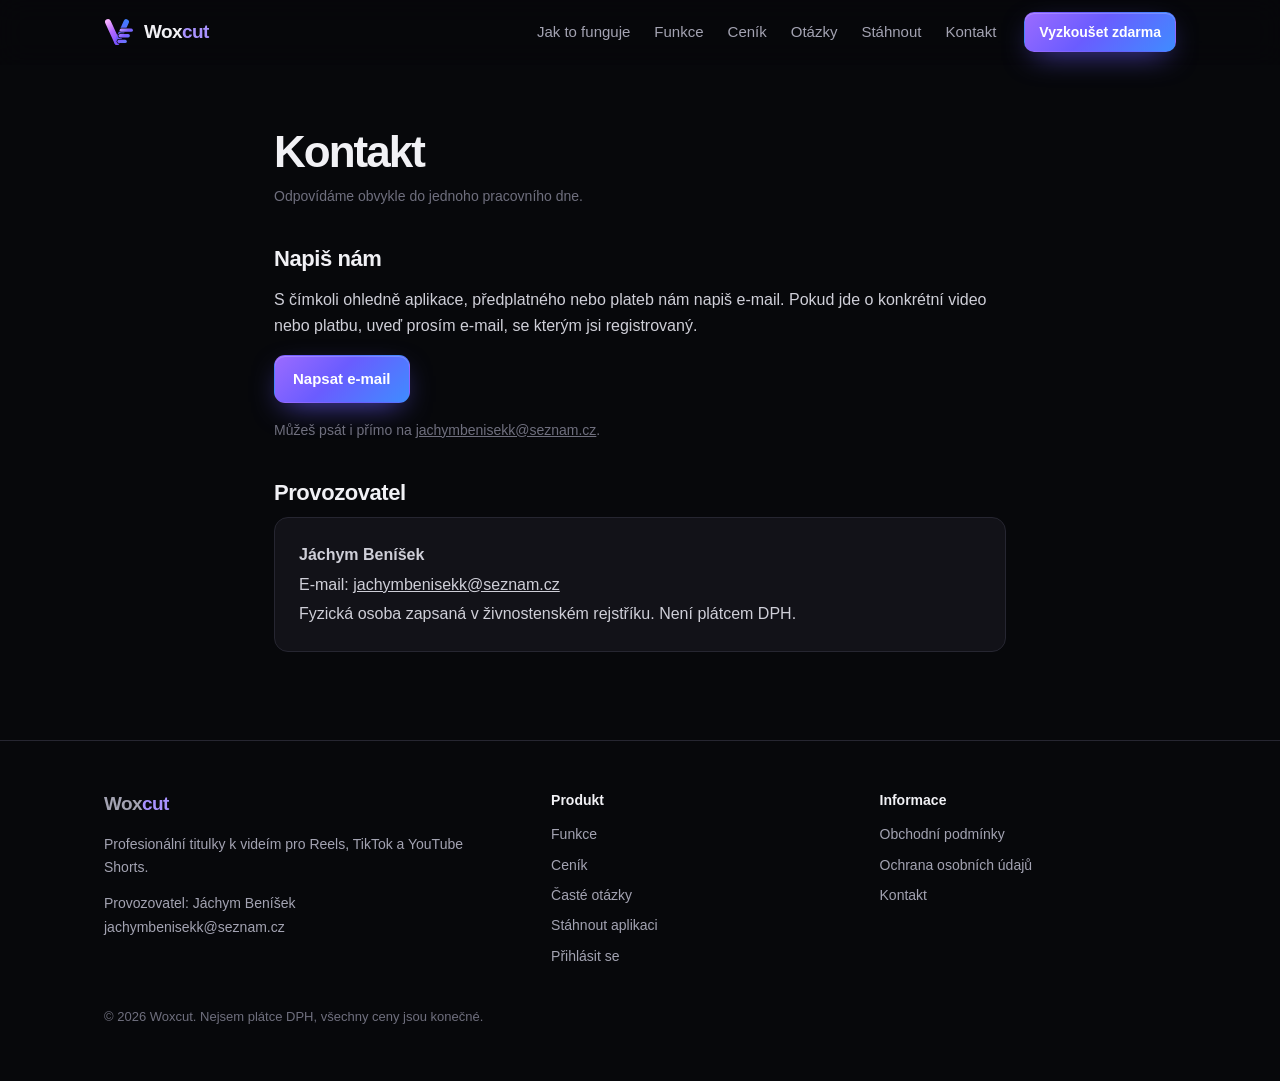
<file: web/kontakt.html>
<!doctype html>
<html lang="cs">
<head>
<meta charset="utf-8">
<meta name="viewport" content="width=device-width,initial-scale=1">
<meta name="theme-color" content="#0b0b0f">
<link rel="icon" href="favicon.svg" type="image/svg+xml">
<link rel="icon" href="favicon-32.png" sizes="32x32" type="image/png">
<link rel="apple-touch-icon" href="apple-touch-icon.png">
<meta property="og:site_name" content="Woxcut">
<meta property="og:locale" content="cs_CZ">
<meta property="og:image" content="https://jachben.github.io/voxcut/web/og.png">
<meta name="apple-mobile-web-app-capable" content="yes">
<meta name="mobile-web-app-capable" content="yes">
<meta name="apple-mobile-web-app-title" content="Woxcut">
<meta name="apple-mobile-web-app-status-bar-style" content="black">
<script>if ('serviceWorker' in navigator) navigator.serviceWorker.register('/sw.js').catch(() => {});</script>
<link rel="stylesheet" href="styles.css">

<title>Kontakt – Woxcut</title>
<meta name="description" content="Kontakt na provozovatele služby Woxcut. Podpora, dotazy k předplatnému a fakturaci.">
<link rel="canonical" href="https://jachben.github.io/voxcut/web/kontakt.html">
</head>
<body>
<header class="top" id="top">
  <div class="wrap">
    <a class="brand" href="./" aria-label="Woxcut – úvodní stránka">
      <svg viewBox="0 0 64 64" fill="none" aria-hidden="true"><defs><linearGradient id="vA" x1="8" y1="8" x2="44" y2="56" gradientUnits="userSpaceOnUse"><stop stop-color="#f7b0ff"/><stop offset=".4" stop-color="#b168ff"/><stop offset="1" stop-color="#6a4dff"/></linearGradient><linearGradient id="vB" x1="30" y1="54" x2="52" y2="8" gradientUnits="userSpaceOnUse"><stop stop-color="#7a52ff"/><stop offset="1" stop-color="#3f7dff"/></linearGradient><linearGradient id="vC" x1="30" y1="24" x2="62" y2="54" gradientUnits="userSpaceOnUse"><stop stop-color="#cba8ff"/><stop offset=".45" stop-color="#7f5cff"/><stop offset="1" stop-color="#4d92ff"/></linearGradient></defs><path d="M8.5 10.5 L28 53.5" stroke="url(#vA)" stroke-width="12.5" stroke-linecap="round"/><path d="M47.5 10.5 L28 53.5" stroke="url(#vB)" stroke-width="11.5" stroke-linecap="round"/><g stroke="#0b0b0f" stroke-width="10.4" stroke-linecap="round"><path d="M37 28h21"/><path d="M34.5 40h17"/><path d="M32 52h13"/></g><g stroke="url(#vC)" stroke-width="7.2" stroke-linecap="round"><path d="M37 28h21"/><path d="M34.5 40h17"/><path d="M32 52h13"/></g></svg>
      <span>Wox<b>cut</b></span>
    </a>
    <nav class="nav" aria-label="Hlavní menu">
      <a href="./#jak-to-funguje">Jak to funguje</a>
      <a href="./#funkce">Funkce</a>
      <a href="./#cenik">Ceník</a>
      <a href="./#otazky">Otázky</a>
      <a href="../?stahnout">Stáhnout</a>
      <a href="kontakt.html">Kontakt</a>
    </nav>
    <a class="btn sm primary" href="../?app">Vyzkoušet zdarma</a>
  </div>
</header>

<main class="doc">
  <div class="wrap">
    <h1>Kontakt</h1>
    <p class="meta">Odpovídáme obvykle do jednoho pracovního dne.</p>

    <h2 id="formular">Napiš nám</h2>
    <p>S čímkoli ohledně aplikace, předplatného nebo plateb nám napiš e-mail. Pokud jde o konkrétní video nebo platbu, uveď prosím e-mail, se kterým jsi registrovaný.</p>
    <p><a class="btn primary" href="mailto:jachymbenisekk@seznam.cz?subject=Voxcut">Napsat e-mail</a></p>
    <p class="meta" style="margin-top:14px">Můžeš psát i přímo na <a href="mailto:jachymbenisekk@seznam.cz">jachymbenisekk@seznam.cz</a>.</p>



    <h2>Provozovatel</h2>
    <div class="box">
      <p><b>Jáchym Beníšek</b></p>
      <p>E-mail: <a href="mailto:jachymbenisekk@seznam.cz">jachymbenisekk@seznam.cz</a></p>
      <p>Fyzická osoba zapsaná v živnostenském rejstříku. Není plátcem DPH.</p>
    </div>
  </div>
</main>
<style>
.kform{display:grid;gap:14px;max-width:620px;margin-top:8px}
.kform .k2{display:grid;grid-template-columns:1fr 1fr;gap:14px}
@media(max-width:600px){.kform .k2{grid-template-columns:1fr}}
.kform label{display:grid;gap:6px;font-size:14px;font-weight:600;color:var(--muted)}
.kform input,.kform textarea,.kform select{font:16px/1.5 inherit;font-family:inherit;color:var(--text);background:var(--bg2);border:1px solid var(--line2);border-radius:10px;padding:10px 12px;width:100%;box-sizing:border-box}
.kform input:focus,.kform textarea:focus,.kform select:focus{outline:2px solid var(--accent);outline-offset:1px}
.kform .btn{justify-self:start;cursor:pointer}
.kform .past{position:absolute;left:-9999px;width:1px;height:1px;overflow:hidden}
.ok-msg,.err-msg{border-radius:12px;padding:12px 16px;font-size:15px;max-width:620px}
.ok-msg{border:1px solid #2f5b3f;background:#11231a;color:#bfe8cc}
.err-msg{border:1px solid #6b2f36;background:#2a1216;color:#f5c2c7}
[hidden]{display:none!important}
</style>
<footer>
  <div class="wrap">
    <div class="foot">
      <div>
        <a class="brand" href="./" style="margin-bottom:14px"><span>Wox<b>cut</b></span></a>
        <p style="margin:0 0 14px;max-width:26em">Profesionální titulky k videím pro Reels, TikTok a YouTube Shorts.</p>
        <address>
          Provozovatel: Jáchym Beníšek<br>
<a href="mailto:jachymbenisekk@seznam.cz">jachymbenisekk@seznam.cz</a>
        </address>
      </div>
      <div>
        <h4>Produkt</h4>
        <ul>
          <li><a href="./#funkce">Funkce</a></li>
          <li><a href="./#cenik">Ceník</a></li>
          <li><a href="./#otazky">Časté otázky</a></li>
          <li><a href="../?stahnout">Stáhnout aplikaci</a></li>
          <li><a href="../?app">Přihlásit se</a></li>

        </ul>
      </div>
      <div>
        <h4>Informace</h4>
        <ul>
          <li><a href="obchodni-podminky.html">Obchodní podmínky</a></li>
          <li><a href="ochrana-osobnich-udaju.html">Ochrana osobních údajů</a></li>
          <li><a href="kontakt.html">Kontakt</a></li>
        </ul>
      </div>
    </div>
    <p class="copy">© 2026 Woxcut. Nejsem plátce DPH, všechny ceny jsou konečné.</p>
  </div>
</footer>
<script>
  const t = document.getElementById('top');
  const f = () => t.classList.toggle('scrolled', scrollY > 8);
  addEventListener('scroll', f, { passive: true }); f();
</script>

</body>
</html>
</file>
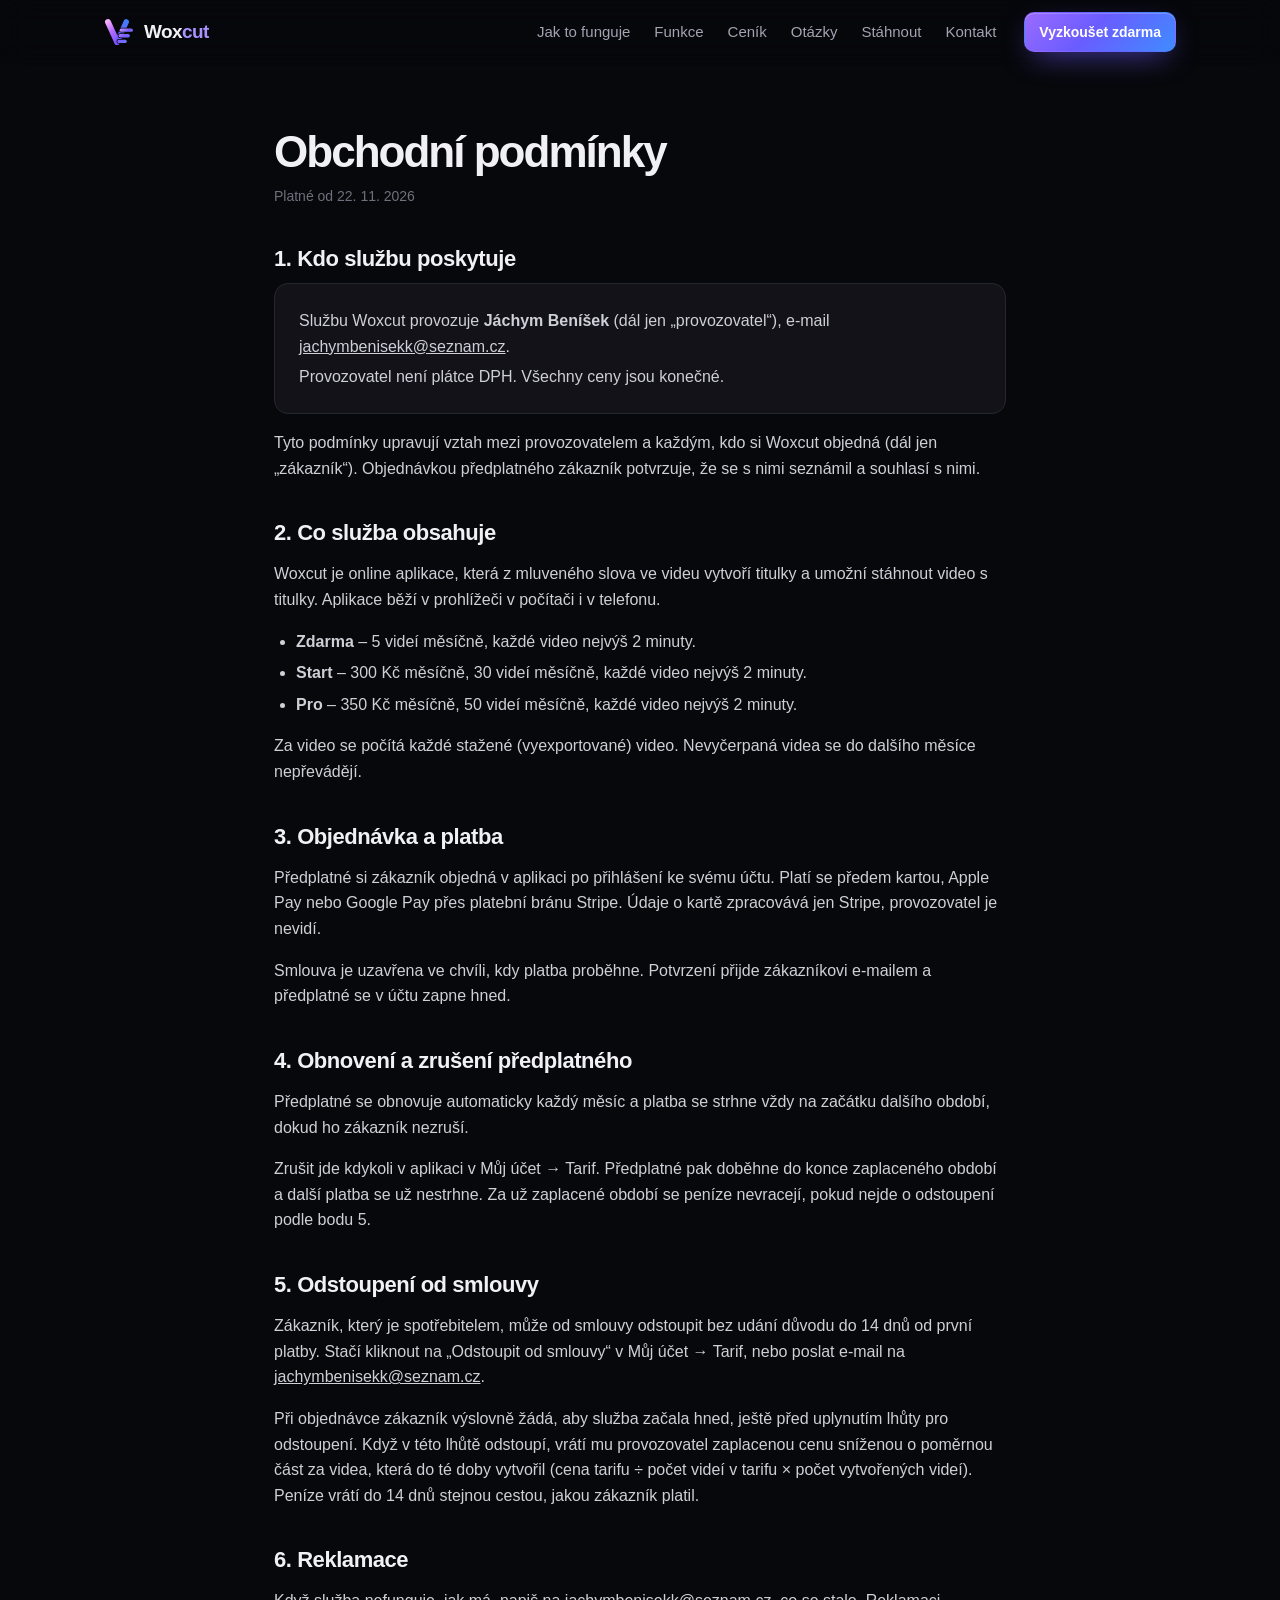
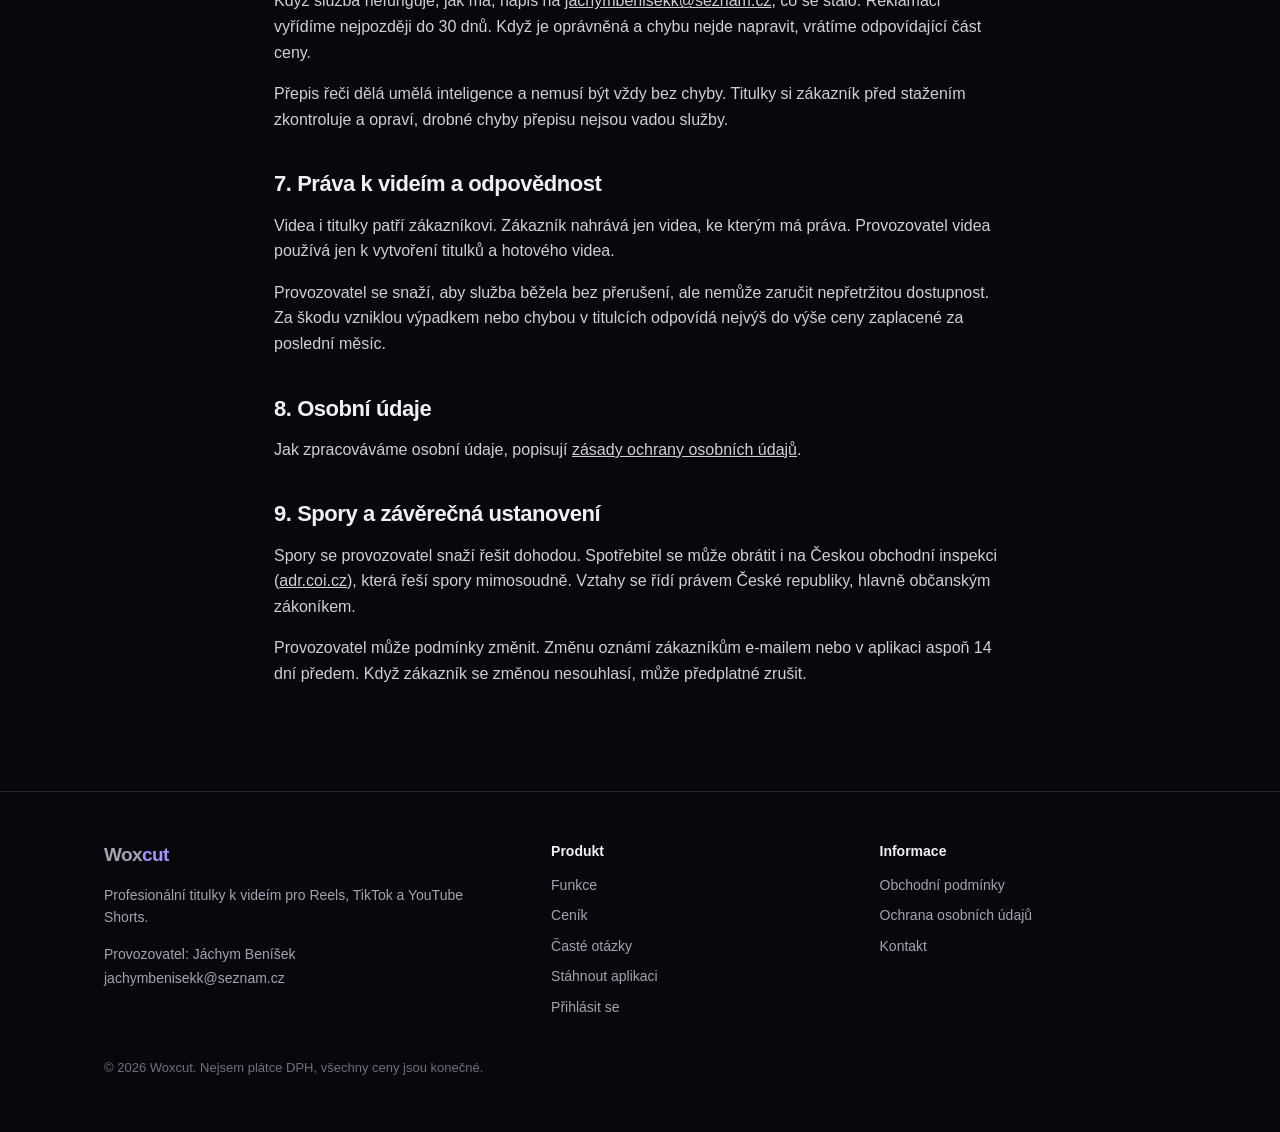
<file: web/obchodni-podminky.html>
<!doctype html>
<html lang="cs">
<head>
<meta charset="utf-8">
<meta name="viewport" content="width=device-width,initial-scale=1">
<meta name="theme-color" content="#0b0b0f">
<link rel="icon" href="favicon.svg" type="image/svg+xml">
<link rel="icon" href="favicon-32.png" sizes="32x32" type="image/png">
<link rel="apple-touch-icon" href="apple-touch-icon.png">
<meta property="og:site_name" content="Woxcut">
<meta property="og:locale" content="cs_CZ">
<meta property="og:image" content="https://jachben.github.io/voxcut/web/og.png">
<meta name="apple-mobile-web-app-capable" content="yes">
<meta name="mobile-web-app-capable" content="yes">
<meta name="apple-mobile-web-app-title" content="Woxcut">
<meta name="apple-mobile-web-app-status-bar-style" content="black">
<script>if ('serviceWorker' in navigator) navigator.serviceWorker.register('/sw.js').catch(() => {});</script>
<link rel="stylesheet" href="styles.css">

<title>Obchodní podmínky – Woxcut</title>
<meta name="description" content="Obchodní podmínky služby Woxcut: tarify, platba, zrušení předplatného, odstoupení od smlouvy a reklamace.">
<link rel="canonical" href="https://jachben.github.io/voxcut/web/obchodni-podminky.html">
</head>
<body>
<header class="top" id="top">
  <div class="wrap">
    <a class="brand" href="./" aria-label="Woxcut – úvodní stránka">
      <svg viewBox="0 0 64 64" fill="none" aria-hidden="true"><defs><linearGradient id="vA" x1="8" y1="8" x2="44" y2="56" gradientUnits="userSpaceOnUse"><stop stop-color="#f7b0ff"/><stop offset=".4" stop-color="#b168ff"/><stop offset="1" stop-color="#6a4dff"/></linearGradient><linearGradient id="vB" x1="30" y1="54" x2="52" y2="8" gradientUnits="userSpaceOnUse"><stop stop-color="#7a52ff"/><stop offset="1" stop-color="#3f7dff"/></linearGradient><linearGradient id="vC" x1="30" y1="24" x2="62" y2="54" gradientUnits="userSpaceOnUse"><stop stop-color="#cba8ff"/><stop offset=".45" stop-color="#7f5cff"/><stop offset="1" stop-color="#4d92ff"/></linearGradient></defs><path d="M8.5 10.5 L28 53.5" stroke="url(#vA)" stroke-width="12.5" stroke-linecap="round"/><path d="M47.5 10.5 L28 53.5" stroke="url(#vB)" stroke-width="11.5" stroke-linecap="round"/><g stroke="#0b0b0f" stroke-width="10.4" stroke-linecap="round"><path d="M37 28h21"/><path d="M34.5 40h17"/><path d="M32 52h13"/></g><g stroke="url(#vC)" stroke-width="7.2" stroke-linecap="round"><path d="M37 28h21"/><path d="M34.5 40h17"/><path d="M32 52h13"/></g></svg>
      <span>Wox<b>cut</b></span>
    </a>
    <nav class="nav" aria-label="Hlavní menu">
      <a href="./#jak-to-funguje">Jak to funguje</a>
      <a href="./#funkce">Funkce</a>
      <a href="./#cenik">Ceník</a>
      <a href="./#otazky">Otázky</a>
      <a href="../?stahnout">Stáhnout</a>
      <a href="kontakt.html">Kontakt</a>
    </nav>
    <a class="btn sm primary" href="../?app">Vyzkoušet zdarma</a>
  </div>
</header>

<main class="doc">
  <div class="wrap">
    <h1>Obchodní podmínky</h1>
    <p class="meta">Platné od 22. 11. 2026</p>

    <h2>1. Kdo službu poskytuje</h2>
    <div class="box">
      <p>Službu Woxcut provozuje <b>Jáchym Beníšek</b> (dál jen „provozovatel“), e-mail <a href="mailto:jachymbenisekk@seznam.cz">jachymbenisekk@seznam.cz</a>.</p>
      <p>Provozovatel není plátce DPH. Všechny ceny jsou konečné.</p>
    </div>
    <p>Tyto podmínky upravují vztah mezi provozovatelem a každým, kdo si Woxcut objedná (dál jen „zákazník“). Objednávkou předplatného zákazník potvrzuje, že se s nimi seznámil a souhlasí s nimi.</p>

    <h2>2. Co služba obsahuje</h2>
    <p>Woxcut je online aplikace, která z mluveného slova ve videu vytvoří titulky a umožní stáhnout video s titulky. Aplikace běží v prohlížeči v počítači i v telefonu.</p>
    <ul>
      <li><b>Zdarma</b> – 5 videí měsíčně, každé video nejvýš 2 minuty.</li>
      <li><b>Start</b> – 300 Kč měsíčně, 30 videí měsíčně, každé video nejvýš 2 minuty.</li>
      <li><b>Pro</b> – 350 Kč měsíčně, 50 videí měsíčně, každé video nejvýš 2 minuty.</li>
    </ul>
    <p>Za video se počítá každé stažené (vyexportované) video. Nevyčerpaná videa se do dalšího měsíce nepřevádějí.</p>

    <h2>3. Objednávka a platba</h2>
    <p>Předplatné si zákazník objedná v aplikaci po přihlášení ke svému účtu. Platí se předem kartou, Apple Pay nebo Google Pay přes platební bránu Stripe. Údaje o kartě zpracovává jen Stripe, provozovatel je nevidí.</p>
    <p>Smlouva je uzavřena ve chvíli, kdy platba proběhne. Potvrzení přijde zákazníkovi e-mailem a předplatné se v účtu zapne hned.</p>

    <h2>4. Obnovení a zrušení předplatného</h2>
    <p>Předplatné se obnovuje automaticky každý měsíc a platba se strhne vždy na začátku dalšího období, dokud ho zákazník nezruší.</p>
    <p>Zrušit jde kdykoli v aplikaci v Můj účet → Tarif. Předplatné pak doběhne do konce zaplaceného období a další platba se už nestrhne. Za už zaplacené období se peníze nevracejí, pokud nejde o odstoupení podle bodu 5.</p>

    <h2>5. Odstoupení od smlouvy</h2>
    <p>Zákazník, který je spotřebitelem, může od smlouvy odstoupit bez udání důvodu do 14 dnů od první platby. Stačí kliknout na „Odstoupit od smlouvy“ v Můj účet → Tarif, nebo poslat e-mail na <a href="mailto:jachymbenisekk@seznam.cz">jachymbenisekk@seznam.cz</a>.</p>
    <p>Při objednávce zákazník výslovně žádá, aby služba začala hned, ještě před uplynutím lhůty pro odstoupení. Když v této lhůtě odstoupí, vrátí mu provozovatel zaplacenou cenu sníženou o poměrnou část za videa, která do té doby vytvořil (cena tarifu ÷ počet videí v tarifu × počet vytvořených videí). Peníze vrátí do 14 dnů stejnou cestou, jakou zákazník platil.</p>

    <h2>6. Reklamace</h2>
    <p>Když služba nefunguje, jak má, napiš na <a href="mailto:jachymbenisekk@seznam.cz">jachymbenisekk@seznam.cz</a>, co se stalo. Reklamaci vyřídíme nejpozději do 30 dnů. Když je oprávněná a chybu nejde napravit, vrátíme odpovídající část ceny.</p>
    <p>Přepis řeči dělá umělá inteligence a nemusí být vždy bez chyby. Titulky si zákazník před stažením zkontroluje a opraví, drobné chyby přepisu nejsou vadou služby.</p>

    <h2>7. Práva k videím a odpovědnost</h2>
    <p>Videa i titulky patří zákazníkovi. Zákazník nahrává jen videa, ke kterým má práva. Provozovatel videa používá jen k vytvoření titulků a hotového videa.</p>
    <p>Provozovatel se snaží, aby služba běžela bez přerušení, ale nemůže zaručit nepřetržitou dostupnost. Za škodu vzniklou výpadkem nebo chybou v titulcích odpovídá nejvýš do výše ceny zaplacené za poslední měsíc.</p>

    <h2>8. Osobní údaje</h2>
    <p>Jak zpracováváme osobní údaje, popisují <a href="ochrana-osobnich-udaju.html">zásady ochrany osobních údajů</a>.</p>

    <h2>9. Spory a závěrečná ustanovení</h2>
    <p>Spory se provozovatel snaží řešit dohodou. Spotřebitel se může obrátit i na Českou obchodní inspekci (<a href="https://adr.coi.cz" rel="noopener">adr.coi.cz</a>), která řeší spory mimosoudně. Vztahy se řídí právem České republiky, hlavně občanským zákoníkem.</p>
    <p>Provozovatel může podmínky změnit. Změnu oznámí zákazníkům e-mailem nebo v aplikaci aspoň 14 dní předem. Když zákazník se změnou nesouhlasí, může předplatné zrušit.</p>
  </div>
</main>
<footer>
  <div class="wrap">
    <div class="foot">
      <div>
        <a class="brand" href="./" style="margin-bottom:14px"><span>Wox<b>cut</b></span></a>
        <p style="margin:0 0 14px;max-width:26em">Profesionální titulky k videím pro Reels, TikTok a YouTube Shorts.</p>
        <address>
          Provozovatel: Jáchym Beníšek<br>
<a href="mailto:jachymbenisekk@seznam.cz">jachymbenisekk@seznam.cz</a>
        </address>
      </div>
      <div>
        <h4>Produkt</h4>
        <ul>
          <li><a href="./#funkce">Funkce</a></li>
          <li><a href="./#cenik">Ceník</a></li>
          <li><a href="./#otazky">Časté otázky</a></li>
          <li><a href="../?stahnout">Stáhnout aplikaci</a></li>
          <li><a href="../?app">Přihlásit se</a></li>

        </ul>
      </div>
      <div>
        <h4>Informace</h4>
        <ul>
          <li><a href="obchodni-podminky.html">Obchodní podmínky</a></li>
          <li><a href="ochrana-osobnich-udaju.html">Ochrana osobních údajů</a></li>
          <li><a href="kontakt.html">Kontakt</a></li>
        </ul>
      </div>
    </div>
    <p class="copy">© 2026 Woxcut. Nejsem plátce DPH, všechny ceny jsou konečné.</p>
  </div>
</footer>
<script>
  const t = document.getElementById('top');
  const f = () => t.classList.toggle('scrolled', scrollY > 8);
  addEventListener('scroll', f, { passive: true }); f();
</script>

</body>
</html>
</file>
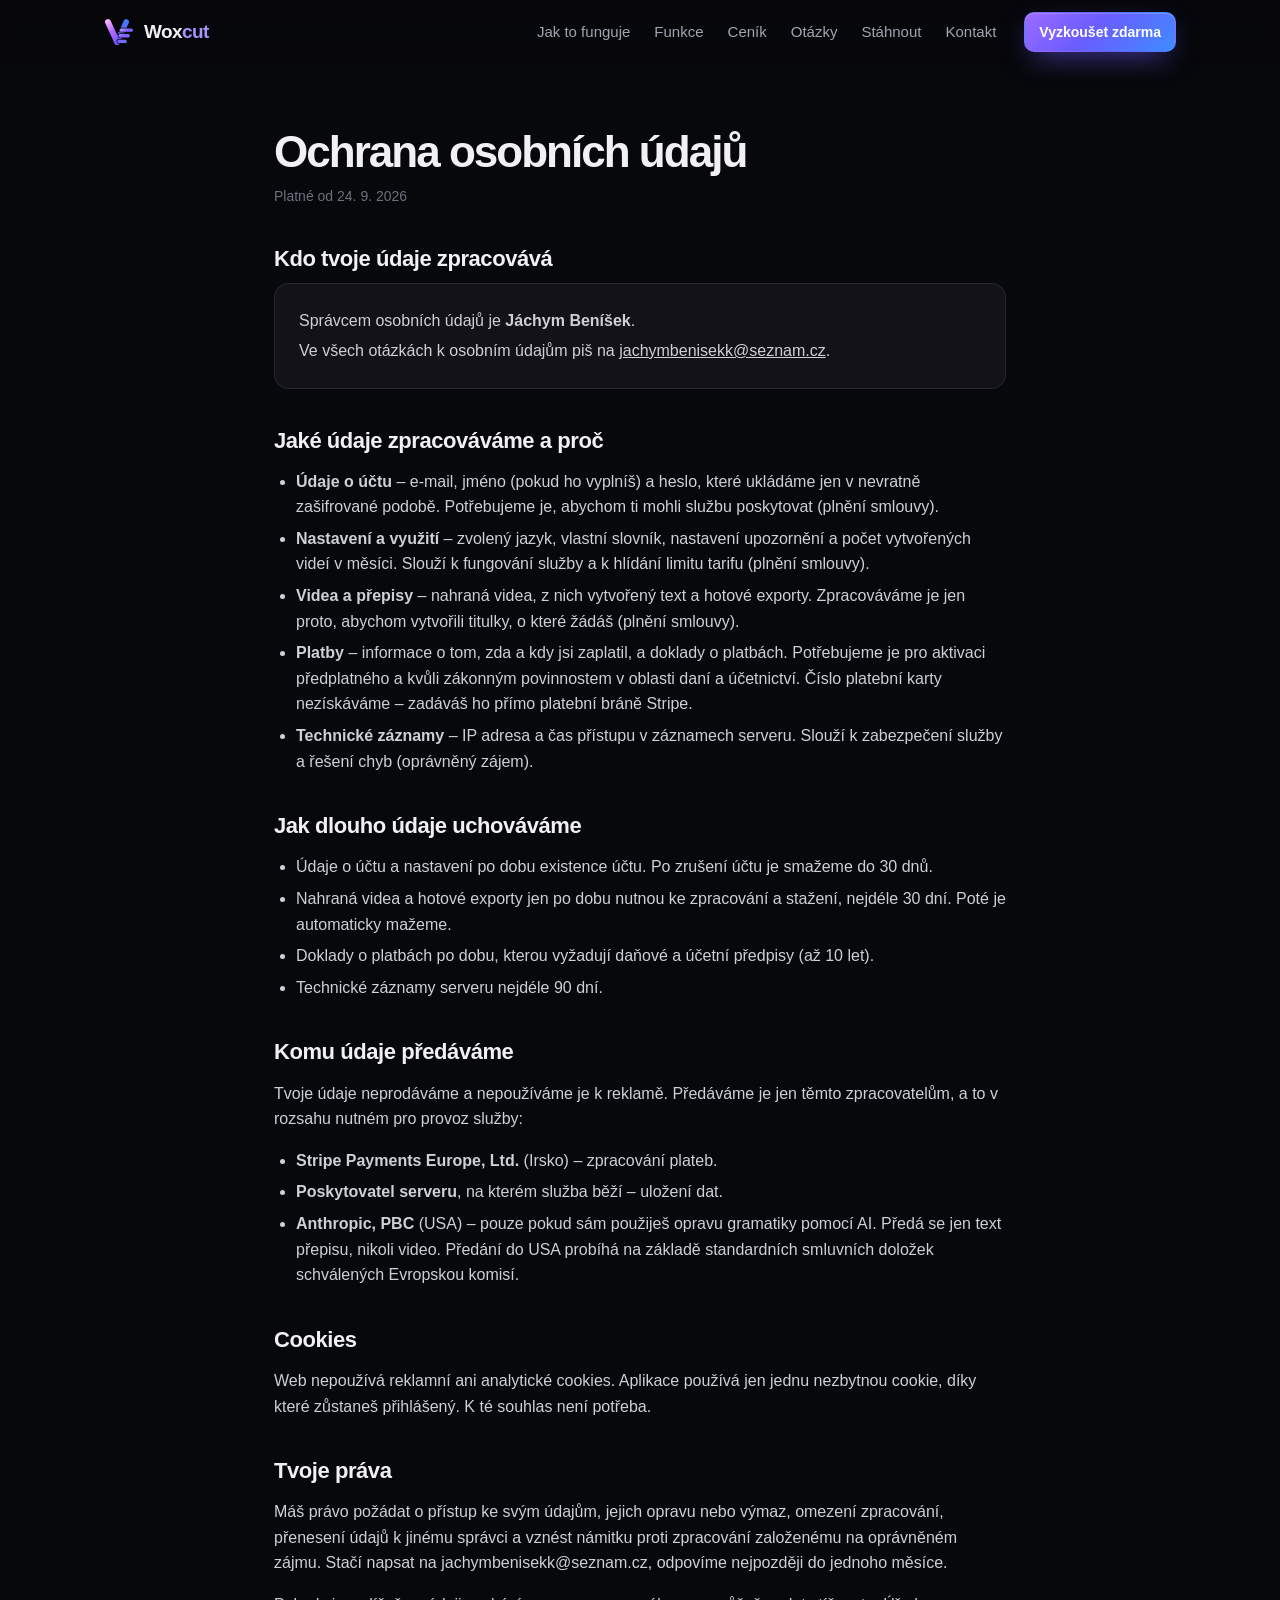
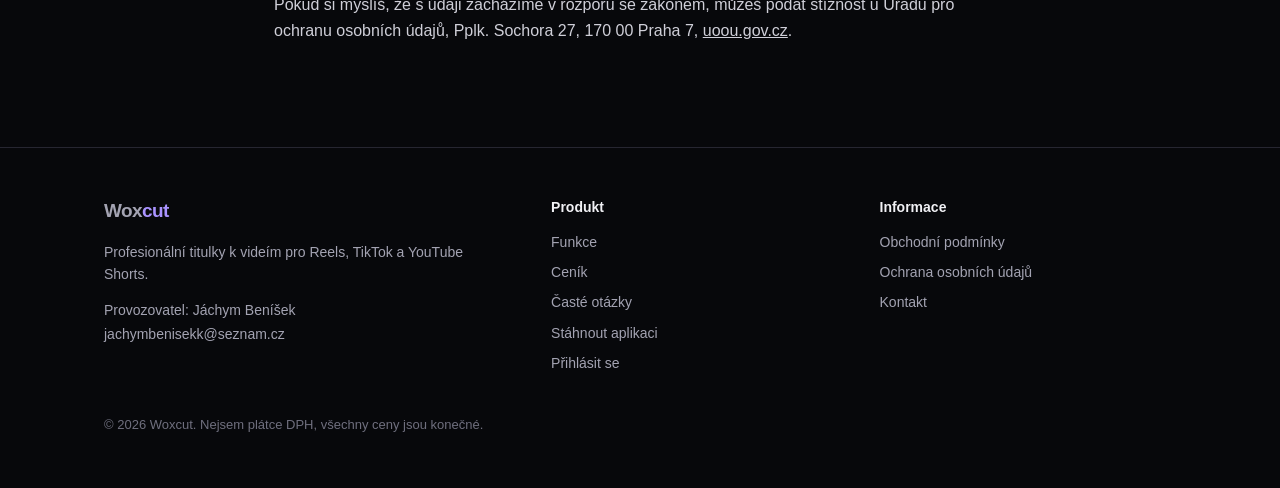
<file: web/ochrana-osobnich-udaju.html>
<!doctype html>
<html lang="cs">
<head>
<meta charset="utf-8">
<meta name="viewport" content="width=device-width,initial-scale=1">
<meta name="theme-color" content="#0b0b0f">
<link rel="icon" href="favicon.svg" type="image/svg+xml">
<link rel="icon" href="favicon-32.png" sizes="32x32" type="image/png">
<link rel="apple-touch-icon" href="apple-touch-icon.png">
<meta property="og:site_name" content="Woxcut">
<meta property="og:locale" content="cs_CZ">
<meta property="og:image" content="https://jachben.github.io/voxcut/web/og.png">
<meta name="apple-mobile-web-app-capable" content="yes">
<meta name="mobile-web-app-capable" content="yes">
<meta name="apple-mobile-web-app-title" content="Woxcut">
<meta name="apple-mobile-web-app-status-bar-style" content="black">
<script>if ('serviceWorker' in navigator) navigator.serviceWorker.register('/sw.js').catch(() => {});</script>
<link rel="stylesheet" href="styles.css">

<title>Ochrana osobních údajů – Woxcut</title>
<meta name="description" content="Jak Woxcut zpracovává osobní údaje: jaké údaje ukládáme, proč, jak dlouho, komu je předáváme a jaká máš práva.">
<link rel="canonical" href="https://jachben.github.io/voxcut/web/ochrana-osobnich-udaju.html">
</head>
<body>
<header class="top" id="top">
  <div class="wrap">
    <a class="brand" href="./" aria-label="Woxcut – úvodní stránka">
      <svg viewBox="0 0 64 64" fill="none" aria-hidden="true"><defs><linearGradient id="vA" x1="8" y1="8" x2="44" y2="56" gradientUnits="userSpaceOnUse"><stop stop-color="#f7b0ff"/><stop offset=".4" stop-color="#b168ff"/><stop offset="1" stop-color="#6a4dff"/></linearGradient><linearGradient id="vB" x1="30" y1="54" x2="52" y2="8" gradientUnits="userSpaceOnUse"><stop stop-color="#7a52ff"/><stop offset="1" stop-color="#3f7dff"/></linearGradient><linearGradient id="vC" x1="30" y1="24" x2="62" y2="54" gradientUnits="userSpaceOnUse"><stop stop-color="#cba8ff"/><stop offset=".45" stop-color="#7f5cff"/><stop offset="1" stop-color="#4d92ff"/></linearGradient></defs><path d="M8.5 10.5 L28 53.5" stroke="url(#vA)" stroke-width="12.5" stroke-linecap="round"/><path d="M47.5 10.5 L28 53.5" stroke="url(#vB)" stroke-width="11.5" stroke-linecap="round"/><g stroke="#0b0b0f" stroke-width="10.4" stroke-linecap="round"><path d="M37 28h21"/><path d="M34.5 40h17"/><path d="M32 52h13"/></g><g stroke="url(#vC)" stroke-width="7.2" stroke-linecap="round"><path d="M37 28h21"/><path d="M34.5 40h17"/><path d="M32 52h13"/></g></svg>
      <span>Wox<b>cut</b></span>
    </a>
    <nav class="nav" aria-label="Hlavní menu">
      <a href="./#jak-to-funguje">Jak to funguje</a>
      <a href="./#funkce">Funkce</a>
      <a href="./#cenik">Ceník</a>
      <a href="./#otazky">Otázky</a>
      <a href="../?stahnout">Stáhnout</a>
      <a href="kontakt.html">Kontakt</a>
    </nav>
    <a class="btn sm primary" href="../?app">Vyzkoušet zdarma</a>
  </div>
</header>

<main class="doc">
  <div class="wrap">
    <h1>Ochrana osobních údajů</h1>
    <p class="meta">Platné od 24. 9. 2026</p>

    <h2>Kdo tvoje údaje zpracovává</h2>
    <div class="box">
      <p>Správcem osobních údajů je <b>Jáchym Beníšek</b>.</p>
      <p>Ve všech otázkách k osobním údajům piš na <a href="mailto:jachymbenisekk@seznam.cz">jachymbenisekk@seznam.cz</a>.</p>
    </div>

    <h2>Jaké údaje zpracováváme a proč</h2>
    <ul>
      <li><b>Údaje o účtu</b> – e-mail, jméno (pokud ho vyplníš) a heslo, které ukládáme jen v nevratně zašifrované podobě. Potřebujeme je, abychom ti mohli službu poskytovat (plnění smlouvy).</li>
      <li><b>Nastavení a využití</b> – zvolený jazyk, vlastní slovník, nastavení upozornění a počet vytvořených videí v měsíci. Slouží k fungování služby a k hlídání limitu tarifu (plnění smlouvy).</li>
      <li><b>Videa a přepisy</b> – nahraná videa, z nich vytvořený text a hotové exporty. Zpracováváme je jen proto, abychom vytvořili titulky, o které žádáš (plnění smlouvy).</li>
      <li><b>Platby</b> – informace o tom, zda a kdy jsi zaplatil, a doklady o platbách. Potřebujeme je pro aktivaci předplatného a kvůli zákonným povinnostem v oblasti daní a účetnictví. Číslo platební karty nezískáváme – zadáváš ho přímo platební bráně Stripe.</li>
      <li><b>Technické záznamy</b> – IP adresa a čas přístupu v záznamech serveru. Slouží k zabezpečení služby a řešení chyb (oprávněný zájem).</li>
    </ul>

    <h2>Jak dlouho údaje uchováváme</h2>
    <ul>
      <li>Údaje o účtu a nastavení po dobu existence účtu. Po zrušení účtu je smažeme do 30 dnů.</li>
      <li>Nahraná videa a hotové exporty jen po dobu nutnou ke zpracování a stažení, nejdéle 30 dní. Poté je automaticky mažeme.</li>
      <li>Doklady o platbách po dobu, kterou vyžadují daňové a účetní předpisy (až 10 let).</li>
      <li>Technické záznamy serveru nejdéle 90 dní.</li>
    </ul>

    <h2>Komu údaje předáváme</h2>
    <p>Tvoje údaje neprodáváme a nepoužíváme je k reklamě. Předáváme je jen těmto zpracovatelům, a to v rozsahu nutném pro provoz služby:</p>
    <ul>
      <li><b>Stripe Payments Europe, Ltd.</b> (Irsko) – zpracování plateb.</li>
      <li><b>Poskytovatel serveru</b>, na kterém služba běží – uložení dat.</li>
      <li><b>Anthropic, PBC</b> (USA) – pouze pokud sám použiješ opravu gramatiky pomocí AI. Předá se jen text přepisu, nikoli video. Předání do USA probíhá na základě standardních smluvních doložek schválených Evropskou komisí.</li>
    </ul>

    <h2>Cookies</h2>
    <p>Web nepoužívá reklamní ani analytické cookies. Aplikace používá jen jednu nezbytnou cookie, díky které zůstaneš přihlášený. K té souhlas není potřeba.</p>

    <h2>Tvoje práva</h2>
    <p>Máš právo požádat o přístup ke svým údajům, jejich opravu nebo výmaz, omezení zpracování, přenesení údajů k jinému správci a vznést námitku proti zpracování založenému na oprávněném zájmu. Stačí napsat na jachymbenisekk@seznam.cz, odpovíme nejpozději do jednoho měsíce.</p>
    <p>Pokud si myslíš, že s údaji zacházíme v rozporu se zákonem, můžeš podat stížnost u Úřadu pro ochranu osobních údajů, Pplk. Sochora 27, 170 00 Praha 7, <a href="https://uoou.gov.cz" rel="noopener">uoou.gov.cz</a>.</p>
  </div>
</main>
<footer>
  <div class="wrap">
    <div class="foot">
      <div>
        <a class="brand" href="./" style="margin-bottom:14px"><span>Wox<b>cut</b></span></a>
        <p style="margin:0 0 14px;max-width:26em">Profesionální titulky k videím pro Reels, TikTok a YouTube Shorts.</p>
        <address>
          Provozovatel: Jáchym Beníšek<br>
<a href="mailto:jachymbenisekk@seznam.cz">jachymbenisekk@seznam.cz</a>
        </address>
      </div>
      <div>
        <h4>Produkt</h4>
        <ul>
          <li><a href="./#funkce">Funkce</a></li>
          <li><a href="./#cenik">Ceník</a></li>
          <li><a href="./#otazky">Časté otázky</a></li>
          <li><a href="../?stahnout">Stáhnout aplikaci</a></li>
          <li><a href="../?app">Přihlásit se</a></li>

        </ul>
      </div>
      <div>
        <h4>Informace</h4>
        <ul>
          <li><a href="obchodni-podminky.html">Obchodní podmínky</a></li>
          <li><a href="ochrana-osobnich-udaju.html">Ochrana osobních údajů</a></li>
          <li><a href="kontakt.html">Kontakt</a></li>
        </ul>
      </div>
    </div>
    <p class="copy">© 2026 Woxcut. Nejsem plátce DPH, všechny ceny jsou konečné.</p>
  </div>
</footer>
<script>
  const t = document.getElementById('top');
  const f = () => t.classList.toggle('scrolled', scrollY > 8);
  addEventListener('scroll', f, { passive: true }); f();
</script>

</body>
</html>
</file>
<file: web/styles.css>
:root{
  --bg:#0b0b0f; --bg2:#121218; --bg3:#191922; --line:#262631; --line2:#33333f;
  --text:#f1f1f5; --muted:#a3a3b2; --dim:#6f6f7e;
  --accent:#8b5cf6; --accent2:#b39cff; --blue:#4d92ff;
  --r:14px; --max:1120px;
}
*{box-sizing:border-box}
html{scroll-behavior:smooth;-webkit-text-size-adjust:100%}
body{margin:0;background:var(--bg);color:var(--text);font:16px/1.6 -apple-system,BlinkMacSystemFont,"Segoe UI",Roboto,"Helvetica Neue",Arial,sans-serif;-webkit-font-smoothing:antialiased}
a{color:inherit}
img,svg{display:block}
.wrap{max-width:var(--max);margin:0 auto;padding:0 24px}
@media(max-width:600px){.wrap{padding:0 16px}}

/* hlavička */
.top{position:sticky;top:0;z-index:20;background:rgba(11,11,15,.82);backdrop-filter:saturate(1.4) blur(14px);-webkit-backdrop-filter:saturate(1.4) blur(14px);border-bottom:1px solid transparent;transition:border-color .2s}
.top.scrolled{border-bottom-color:var(--line)}
.top .wrap{display:flex;align-items:center;gap:28px;height:64px}
.brand{display:flex;align-items:center;gap:10px;font-weight:800;font-size:19px;letter-spacing:-.03em;text-decoration:none}
.brand svg{width:30px;height:30px}
.brand b{color:var(--accent2);font-weight:800}
.nav{display:flex;gap:24px;margin-left:auto}
.nav a{color:var(--muted);text-decoration:none;font-size:15px;font-weight:500}
.nav a:hover{color:var(--text)}
.btn{display:inline-flex;align-items:center;justify-content:center;gap:8px;padding:11px 18px;border-radius:11px;font-weight:600;font-size:15px;text-decoration:none;border:1px solid var(--line2);background:var(--bg3);transition:background .15s,border-color .15s,transform .15s;white-space:nowrap}
.btn:hover{border-color:#4a4a58}
.btn.primary{background:var(--text);color:#0b0b0f;border-color:var(--text)}
.btn.primary:hover{background:#fff;transform:translateY(-1px)}
.btn.sm{padding:8px 14px;font-size:14px;border-radius:10px}
@media(max-width:760px){.nav{display:none}.top .btn{margin-left:auto}}

/* úvod */
.hero{padding:88px 0 72px}
.hero .wrap{display:grid;grid-template-columns:1fr 1.08fr;gap:56px;align-items:center}
.eyebrow{display:inline-block;font-size:13px;font-weight:600;color:var(--accent2);letter-spacing:.02em;margin-bottom:18px}
h1{font-size:clamp(36px,4.8vw,56px);line-height:1.04;letter-spacing:-.045em;margin:0 0 22px;font-weight:800}
h1 .soft{color:var(--muted)}
.lead{font-size:clamp(17px,1.6vw,19px);color:var(--muted);max-width:34em;margin:0 0 32px}
.cta{display:flex;gap:12px;flex-wrap:wrap;align-items:center}
.cta .note{font-size:14px;color:var(--dim);width:100%;margin-top:6px}
@media(max-width:900px){.hero{padding:48px 0 56px}.hero .wrap{grid-template-columns:1fr;gap:48px}}

/* ukázka editoru */
.demo{border:1px solid var(--line2);border-radius:16px;background:#101014;box-shadow:0 30px 70px -35px rgba(0,0,0,.9);overflow:hidden;font-size:13px}
.demo-bar{display:flex;align-items:center;gap:7px;padding:11px 14px;border-bottom:1px solid var(--line);color:var(--dim);font-size:12px}
.demo-bar i{width:10px;height:10px;border-radius:50%;background:#2c2c35}
.demo-bar span{margin-left:8px;font-family:ui-monospace,SFMono-Regular,Menlo,monospace}
.demo-body{display:grid;grid-template-columns:1fr 188px;gap:0;min-height:340px}
.demo-text{padding:14px 12px;display:grid;align-content:start;gap:4px;border-right:1px solid var(--line)}
.demo-text .r{display:grid;grid-template-columns:54px 1fr;gap:8px;padding:8px 10px;border-radius:9px;color:var(--muted);transition:background .2s,color .2s}
.demo-text .r.on{background:#1b1b22;color:var(--text)}
.demo-text time{font:12px ui-monospace,SFMono-Regular,Menlo,monospace;color:var(--dim);padding-top:1px}
.demo-text p{margin:0;line-height:1.45}
.demo-text u{text-decoration:underline dotted #e0a43a;text-underline-offset:3px}
.demo-frame{position:relative;margin:14px;border-radius:10px;aspect-ratio:9/16;align-self:start;overflow:hidden;
  background:radial-gradient(90% 60% at 50% 30%,#3a3530,transparent 70%),radial-gradient(80% 50% at 50% 100%,#1d2226,transparent 70%),linear-gradient(180deg,#26241f,#15161a)}
.demo-tc{position:absolute;top:8px;left:9px;font:600 10px ui-monospace,Menlo,monospace;color:#d9d9e0;opacity:.8}
.demo-cap{position:absolute;left:6%;right:6%;bottom:30%;text-align:center;font-weight:800;font-size:17px;line-height:1.2;color:#fff;text-shadow:0 1px 2px rgba(0,0,0,.7),0 0 14px rgba(0,0,0,.5);min-height:2.4em}
.demo-cap span{display:inline-block;opacity:0;transform:translateY(4px);transition:opacity .14s,transform .14s,color .14s}
.demo-cap span.on{opacity:1;transform:none}
.demo-cap span.hot{color:#ffd84d}
.demo-foot{display:flex;flex-wrap:wrap;gap:6px;padding:11px 14px;border-top:1px solid var(--line)}
.demo-foot span{border:1px solid var(--line2);border-radius:99px;padding:3px 10px;color:var(--muted);font-size:12px}
.demo-foot b{color:var(--text);font-weight:600}
@media(max-width:900px){.demo{max-width:520px;margin:0 auto;width:100%}}
@media(max-width:520px){.demo-body{grid-template-columns:1fr}.demo-text{display:none}.demo-frame{width:62%;justify-self:center}}
@media(prefers-reduced-motion:reduce){.demo-cap span{transition:none;opacity:1;transform:none}}

/* čísla pod úvodem */
.facts{border-top:1px solid var(--line)}
.facts .wrap{display:grid;grid-template-columns:repeat(4,1fr);gap:24px;padding-top:32px;padding-bottom:32px}
.facts b{display:block;font-size:30px;font-weight:800;letter-spacing:-.03em}
.facts span{color:var(--muted);font-size:14px}
@media(max-width:760px){.facts .wrap{grid-template-columns:1fr 1fr}}

/* funkce */
.spec{display:grid;grid-template-columns:repeat(4,1fr);gap:1px;background:var(--line);border:1px solid var(--line);border-radius:var(--r);overflow:hidden}
.spec>div{background:var(--bg);padding:26px 24px}
.spec h3{margin:0 0 14px;font-size:13px;font-weight:700;letter-spacing:.08em;text-transform:uppercase;color:var(--accent2)}
.spec ul{list-style:none;margin:0;padding:0;display:grid;gap:12px}
.spec li{font-size:15px;line-height:1.45;color:#d9d9e1;padding-left:14px;position:relative}
.spec li::before{content:"";position:absolute;left:0;top:.62em;width:5px;height:5px;border-radius:50%;background:var(--dim)}
@media(max-width:1000px){.spec{grid-template-columns:1fr 1fr}}
@media(max-width:600px){.spec{grid-template-columns:1fr}}

/* pruh Stáhnout */
.dl-strip{display:flex;gap:32px;align-items:center;justify-content:space-between;flex-wrap:wrap}
.dl-strip .sub{margin-bottom:0}
.dl-akce{display:grid;gap:8px;justify-items:start}
.dl-akce .note{font-size:14px;color:var(--dim)}
.dl-big{font-size:16px;padding:14px 24px}

/* sekce */
section{padding:88px 0;border-top:1px solid var(--line);scroll-margin-top:40px}
@media(max-width:600px){section{padding:64px 0}}
h2{font-size:clamp(28px,3.6vw,40px);line-height:1.1;letter-spacing:-.035em;margin:0 0 14px;font-weight:800}
.sub{color:var(--muted);font-size:18px;max-width:36em;margin:0 0 48px}

.steps{display:grid;grid-template-columns:repeat(3,1fr);gap:20px;counter-reset:k}
.step{padding:28px;border:1px solid var(--line);border-radius:var(--r);background:var(--bg2)}
.step::before{counter-increment:k;content:counter(k);display:grid;place-items:center;width:32px;height:32px;border-radius:9px;background:var(--bg3);border:1px solid var(--line2);font-weight:700;font-size:14px;margin-bottom:18px}
.step h3{margin:0 0 6px;font-size:18px;letter-spacing:-.02em}
.step p{margin:0;color:var(--muted);font-size:15px}
@media(max-width:800px){.steps{grid-template-columns:1fr}}

.features{display:grid;grid-template-columns:repeat(3,1fr);gap:1px;background:var(--line);border:1px solid var(--line);border-radius:var(--r);overflow:hidden}
.feat{background:var(--bg);padding:30px 28px}
.feat svg{width:24px;height:24px;color:var(--accent2);margin-bottom:16px}
.feat h3{margin:0 0 6px;font-size:17px;letter-spacing:-.02em}
.feat p{margin:0;color:var(--muted);font-size:15px}
@media(max-width:900px){.features{grid-template-columns:1fr 1fr}}
@media(max-width:600px){.features{grid-template-columns:1fr}}

/* ceník */
.plans{display:grid;grid-template-columns:repeat(3,1fr);gap:18px}
.plan{padding:32px;border:1px solid var(--line);border-radius:18px;background:var(--bg2);display:flex;flex-direction:column}
.plan.main{border-color:#55556a;background:var(--bg2);box-shadow:inset 0 1px 0 rgba(255,255,255,.06)}
.plan h3{margin:0;font-size:17px;font-weight:600;color:var(--muted)}
.price{font-size:44px;font-weight:800;letter-spacing:-.04em;margin:10px 0 2px}
.price small{font-size:16px;font-weight:500;color:var(--muted);letter-spacing:0}
.plan .per{color:var(--dim);font-size:14px;margin-bottom:24px}
.plan ul{list-style:none;padding:0;margin:0 0 28px;display:grid;gap:10px;font-size:15px}
.plan li{display:flex;gap:10px;align-items:flex-start}
.plan li svg{flex:none;width:18px;height:18px;margin-top:3px;color:var(--accent2)}
.plan .btn{margin-top:auto}
.fine{color:var(--dim);font-size:14px;margin-top:22px;max-width:52em}
@media(max-width:900px){.plans{grid-template-columns:1fr;max-width:460px}}

/* otázky */
.faq{max-width:780px;border-top:1px solid var(--line)}
.faq details{border-bottom:1px solid var(--line)}
.faq summary{cursor:pointer;list-style:none;padding:20px 36px 20px 0;font-weight:600;font-size:17px;position:relative}
.faq summary::-webkit-details-marker{display:none}
.faq summary::after{content:"";position:absolute;right:6px;top:50%;width:10px;height:10px;border-right:2px solid var(--muted);border-bottom:2px solid var(--muted);transform:translateY(-70%) rotate(45deg);transition:transform .2s}
.faq details[open] summary::after{transform:translateY(-30%) rotate(-135deg)}
.faq details p{margin:0 0 20px;color:var(--muted);max-width:40em}

.final{text-align:center}
.final .sub{margin-left:auto;margin-right:auto}
.final .cta{justify-content:center}

/* patička */
footer{border-top:1px solid var(--line);padding:48px 0 40px;color:var(--muted);font-size:14px}
.foot{display:grid;grid-template-columns:1.4fr 1fr 1fr;gap:32px}
.foot h4{margin:0 0 12px;color:var(--text);font-size:14px}
.foot ul{list-style:none;margin:0;padding:0;display:grid;gap:8px}
.foot a{text-decoration:none}
.foot a:hover{color:var(--text)}
.foot address{font-style:normal;line-height:1.7}
.copy{margin-top:40px;color:var(--dim);font-size:13px}
@media(max-width:760px){.foot{grid-template-columns:1fr}}

/* právní stránky */
.doc{padding:64px 0 88px}
.doc .wrap{max-width:780px}
.doc h1{font-size:clamp(32px,4.4vw,44px);margin-bottom:10px}
.doc .meta{color:var(--dim);font-size:14px;margin:0 0 40px}
.doc h2{font-size:22px;letter-spacing:-.02em;margin:40px 0 12px}
.doc p,.doc li{color:#cfcfd8}
.doc ol,.doc ul{padding-left:22px}
.doc li{margin:6px 0}
.doc .box{border:1px solid var(--line);background:var(--bg2);border-radius:var(--r);padding:20px 24px}
.doc .box p{margin:4px 0}

/* =====================================================================================================
   VOXCUT – nový web (2026): úvod s živými titulky, styly, kroky, dlaždice funkcí, animace při rolování
   ===================================================================================================== */
:root{--grad:linear-gradient(135deg,#9b6bff 0%,#6a5cff 45%,#3f8cff 100%);--accent:#7c5cff;--accent2:#a993ff}
body{background:#07080b}
h1,h2,h3,.brand{font-family:'Inter Tight',-apple-system,BlinkMacSystemFont,"Segoe UI",sans-serif}
.btn.primary{background:var(--grad);color:#fff;border-color:transparent;box-shadow:0 10px 30px -10px #6a5cffcc,inset 0 1px 0 #ffffff33}
.btn.primary:hover{background:var(--grad);filter:brightness(1.08);transform:translateY(-1px)}
.top{background:rgba(7,8,11,.72)}
.v-home main{overflow:hidden}
/* úvod */
.v-hero{position:relative;padding:72px 0 56px}
.v-glow{position:absolute;inset:-20% -10% auto;height:760px;background:radial-gradient(600px 380px at 72% 30%,#5b3dff55,transparent 70%),radial-gradient(520px 340px at 18% 10%,#2b6dff33,transparent 70%);filter:blur(10px);pointer-events:none}
.v-hero-in{position:relative;display:grid;grid-template-columns:1.05fr .95fr;gap:56px;align-items:center}
.v-pill{display:inline-flex;align-items:center;gap:8px;padding:6px 12px 6px 8px;border-radius:99px;border:1px solid #ffffff1f;background:#ffffff0a;font-size:13px;font-weight:600;color:#cfd2dc;margin-bottom:22px}
.v-pill i{width:8px;height:8px;border-radius:50%;background:#2fd46b;box-shadow:0 0 0 4px #2fd46b2e}
.v-hero h1{font-size:clamp(40px,6vw,74px);line-height:.98;letter-spacing:-.05em;font-weight:800;margin:0 0 22px}
.v-grad{background:linear-gradient(90deg,#c7b8ff 0%,#8f7bff 45%,#5aa0ff 100%);-webkit-background-clip:text;background-clip:text;color:transparent}
.v-hero .lead{font-size:clamp(17px,1.7vw,20px);line-height:1.55;color:#aeb3c0;max-width:31em;margin:0 0 30px}
.v-btn{padding:14px 24px;font-size:16px;border-radius:13px}
.v-btn2{padding:14px 22px;font-size:16px;border-radius:13px;background:#ffffff0d;border-color:#ffffff24}
.v-trust{display:flex;flex-wrap:wrap;gap:8px 18px;list-style:none;padding:0;margin:22px 0 0;font-size:14px;color:#8f95a3}
.v-trust li{display:flex;align-items:center;gap:7px}
.v-trust li::before{content:'✓';display:grid;place-items:center;width:17px;height:17px;border-radius:50%;background:#2fd46b22;color:#5ee38f;font-size:10px;font-weight:800}
.v-hero-demo{position:relative;display:grid;place-items:center}
/* telefon */
.v-phone{container-type:inline-size;width:100%;aspect-ratio:9/18.5;border-radius:clamp(26px,3.4vw,42px);padding:clamp(6px,.8vw,9px);background:linear-gradient(160deg,#2b2f3b,#0e1016);box-shadow:0 40px 90px -30px #000,0 0 0 1px #ffffff1c,inset 0 0 0 1px #ffffff14}
.v-phone-big{width:min(290px,70vw);transform:rotate(-2deg)}
.v-scene{position:relative;width:100%;height:100%;border-radius:clamp(20px,2.8vw,34px);overflow:hidden;background:radial-gradient(120% 70% at 50% 18%,#6c5a4a 0%,#2c2430 46%,#0e0f16 100%)}
.v-scene.s-amber{background:radial-gradient(120% 70% at 40% 20%,#8a6236 0%,#3a2318 50%,#0f0d0f 100%)}
.v-scene.s-blue{background:radial-gradient(120% 70% at 60% 25%,#2d5c8f 0%,#14233d 50%,#080b14 100%)}
.v-scene.s-rose{background:radial-gradient(120% 70% at 50% 20%,#8a4f68 0%,#311a2a 50%,#0e0a10 100%)}
.v-scene.s-green{background:radial-gradient(120% 70% at 45% 25%,#3f7a5d 0%,#15291f 50%,#090d0b 100%)}
.v-scene::after{content:'';position:absolute;inset:0;background:linear-gradient(180deg,#0000 55%,#0009)}
.v-bokeh{position:absolute;width:60cqw;height:60cqw;border-radius:50%;background:radial-gradient(circle,#ffb46a55,transparent 65%);top:8%;left:-10%;animation:vDrift 9s ease-in-out infinite alternate}
.v-bokeh.b2{background:radial-gradient(circle,#7d8dff44,transparent 65%);top:auto;bottom:12%;left:auto;right:-14%;animation-duration:11s}
@keyframes vDrift{to{transform:translate(18cqw,-10cqw) scale(1.15)}}
.v-ui{position:absolute;right:4cqw;bottom:22%;display:grid;gap:4cqw;z-index:2}
.v-ui span{width:8cqw;height:8cqw;border-radius:50%;background:#ffffff26;backdrop-filter:blur(4px)}
.v-float{position:absolute;padding:10px 14px;border-radius:14px;background:#12151dcc;border:1px solid #ffffff1c;backdrop-filter:blur(12px);-webkit-backdrop-filter:blur(12px);box-shadow:0 20px 40px -18px #000;animation:vFloat 6s ease-in-out infinite}
.v-float b{display:block;font-size:14px}
.v-float span{font-size:12px;color:#9aa0ad}
.v-f1{left:-2%;top:18%}
.v-f2{right:-2%;bottom:16%;animation-delay:-3s}
@keyframes vFloat{50%{transform:translateY(-10px)}}
/* titulky v telefonu */
.v-cap{position:absolute;inset:0;z-index:3;display:flex;flex-direction:column;justify-content:center;padding:0 9cqw;font-size:10.5cqw;line-height:1;color:#fff;text-shadow:0 .6cqw 2.4cqw #000b}
.v-cap .v-ln{white-space:nowrap}
.v-cap .w{display:inline-block;opacity:0;animation:vIn .55s cubic-bezier(.2,.8,.2,1) forwards;animation-delay:calc(var(--i) * 190ms)}
@keyframes vIn{from{opacity:0;transform:translateY(.45em);filter:blur(.08em)}to{opacity:1;transform:none;filter:none}}
.v-cap.static .w{animation:none;opacity:1}
.v-cap.out .v-ln{animation:vOut .42s ease-in forwards}
@keyframes vOut{to{opacity:0;transform:translateY(.4em);filter:blur(.06em)}}
/* styl Kinetický: schody, rytmus velikostí, oranžová kurzíva */
.st-kin{font-family:Poppins,'Inter Tight',sans-serif;font-weight:800;letter-spacing:-.02em;align-items:flex-start}
.st-kin .v-ln:nth-child(even){padding-left:.9em}
.st-kin .wL{font-size:1.35em}.st-kin .wM{font-size:1em}.st-kin .wS{font-size:.6em}
.st-kin .wK{font-size:1.32em;font-style:italic;font-weight:900;color:#ffb020}
/* styl Stack: velká písmena, klíčové slovo v rámečku, náraz */
.st-stack{font-family:Anton,Impact,sans-serif;text-transform:uppercase;text-align:center;align-items:center;line-height:1.1;letter-spacing:.01em}
.st-stack .wL{font-size:1.45em}.st-stack .wM{font-size:1.15em}.st-stack .wS{font-size:.68em}
.st-stack .wK{font-size:1.4em;background:#ffe14d;color:#111;padding:0 .14em;border-radius:.12em;text-shadow:none}
.st-stack .w{animation-name:vSlam;animation-duration:.32s}
@keyframes vSlam{from{opacity:0;transform:scale(1.5);filter:blur(.1em)}to{opacity:1;transform:none;filter:none}}
/* styl Editorial: serif kurzíva */
.st-edit{font-family:'Inter Tight',sans-serif;font-weight:600;text-align:center;align-items:center;line-height:1.12;letter-spacing:-.02em}
.st-edit .wM{font-size:.92em}.st-edit .wS{font-size:.62em;opacity:.9}
.st-edit .wK{font-family:'Instrument Serif',Georgia,serif;font-style:italic;font-weight:400;font-size:1.85em;letter-spacing:0}
/* styl Profi reels */
.st-reels{font-family:Montserrat,sans-serif;font-weight:800;text-transform:lowercase;text-align:center;align-items:center;font-size:8.6cqw;line-height:1.08}
.st-reels .wK{font-style:italic;font-weight:900;color:#2fd46b;font-size:1.25em}
/* pás s využitím */
.v-marquee{overflow:hidden;border-block:1px solid #ffffff12;background:#0b0c11;padding:16px 0;mask-image:linear-gradient(90deg,#0000,#000 8%,#000 92%,#0000)}
.v-marquee>div{display:flex;gap:44px;width:max-content;animation:vMarq 36s linear infinite}
.v-marquee span{font:600 15px 'Inter Tight',sans-serif;color:#7d8392;white-space:nowrap}
.v-marquee span::before{content:'✦';margin-right:44px;color:#5b4fd6}
@keyframes vMarq{to{transform:translateX(-50%)}}
/* sekce */
.v-sec{padding:96px 0 40px}
.v-head{text-align:center;max-width:720px;margin:0 auto 48px}
.v-kicker{display:inline-block;font-size:13px;font-weight:700;letter-spacing:.12em;text-transform:uppercase;color:var(--accent2);margin-bottom:12px}
.v-head h2,.v-why h2,.v-final h2{font-size:clamp(30px,4.2vw,48px);line-height:1.05;letter-spacing:-.04em;margin:0 0 14px}
.v-head .sub{font-size:18px;color:#9aa0ad;margin:0 auto}
/* styly */
.v-styles{display:grid;grid-template-columns:repeat(4,1fr);gap:22px}
.v-styles figure{margin:0}
.v-styles figcaption{margin-top:16px;text-align:center}
.v-styles figcaption b{display:block;font:700 16px 'Inter Tight',sans-serif}
.v-styles figcaption span{font-size:13.5px;color:#8a909d}
.v-more{text-align:center;color:#8a909d;margin:34px 0 0}
/* kroky */
.v-steps{display:grid;grid-template-columns:repeat(3,1fr);gap:18px}
.v-step{padding:28px;border-radius:22px;background:linear-gradient(180deg,#11141c,#0c0e13);border:1px solid #ffffff12;position:relative;overflow:hidden}
.v-step::before{content:'';position:absolute;inset:0 0 auto;height:1px;background:linear-gradient(90deg,#0000,#8f7bff88,#0000)}
.v-num{display:grid;place-items:center;width:40px;height:40px;border-radius:12px;background:var(--grad);font:800 17px 'Inter Tight',sans-serif;margin-bottom:18px;box-shadow:0 10px 24px -10px #6a5cff}
.v-step h3{font-size:21px;margin:0 0 8px;letter-spacing:-.02em}
.v-step p{margin:0;color:#9aa0ad;font-size:15.5px}
/* dlaždice */
.v-bento{display:grid;grid-template-columns:repeat(3,1fr);gap:18px}
.v-card{padding:26px;border-radius:22px;background:linear-gradient(180deg,#11141c,#0c0e13);border:1px solid #ffffff12;transition:transform .25s,border-color .25s,box-shadow .25s}
.v-card:hover{transform:translateY(-3px);border-color:#7c5cff55;box-shadow:0 24px 50px -28px #6a5cffaa}
.v-wide{grid-column:span 2}
.v-card h3{font-size:20px;margin:18px 0 8px;letter-spacing:-.02em}
.v-card p{margin:0;color:#9aa0ad;font-size:15px}
.v-wave{display:flex;align-items:center;gap:5px;height:70px}
.v-wave i{flex:1;max-width:10px;border-radius:9px;background:var(--grad);height:30%;animation:vWave 1.3s ease-in-out infinite}
.v-wave i:nth-child(3n){animation-delay:-.3s}.v-wave i:nth-child(3n+1){animation-delay:-.7s}.v-wave i:nth-child(4n){animation-delay:-1s}.v-wave i:nth-child(5n){animation-delay:-.5s}
@keyframes vWave{50%{height:95%}}
.v-ico{height:70px;display:flex;align-items:center}
.v-ico-hook{flex-direction:column;align-items:flex-start;justify-content:center;gap:4px}
.v-ico-hook b{background:#7c5cff;padding:3px 10px;border-radius:8px;font:800 17px 'Inter Tight',sans-serif}
.v-ico-hook span{background:#7c5cff;padding:3px 10px;border-radius:8px;font:700 13px 'Inter Tight',sans-serif}
.v-ico-zony{position:relative;width:54px;height:70px;border-radius:10px;border:1.5px solid #ffffff33;overflow:hidden}
.v-ico-zony i{position:absolute;background:repeating-linear-gradient(135deg,#ff3b5c55 0 4px,#ff3b5c22 4px 8px)}
.v-ico-zony i:nth-child(1){inset:0 0 auto;height:14%}.v-ico-zony i:nth-child(2){right:0;top:36%;width:20%;height:38%}.v-ico-zony i:nth-child(3){inset:auto 0 0;height:22%}
.v-ico-edit{gap:6px}
.v-ico-edit span{padding:5px 11px;border-radius:9px;border:1px solid #ffffff26;font-size:14px}
.v-ico-edit span.on{background:#7c5cff;border-color:#7c5cff}
.v-ico-prekl{gap:12px;font:800 22px 'Inter Tight',sans-serif}
.v-ico-prekl span{padding:6px 12px;border-radius:10px;background:#ffffff12}
.v-ico-prekl i{font-style:normal;color:var(--accent2)}
.v-export{height:70px;display:flex;flex-direction:column;justify-content:center;gap:10px;max-width:420px}
.v-export span{font-size:13px;color:#9aa0ad;font-weight:600}
.v-bar{height:10px;border-radius:99px;background:#ffffff14;overflow:hidden}
.v-bar i{display:block;height:100%;width:0;border-radius:99px;background:var(--grad);animation:vBar 3.2s ease-in-out infinite}
@keyframes vBar{0%{width:0}70%,100%{width:100%}}
/* proč */
.v-why{display:grid;grid-template-columns:1fr 1fr;gap:56px;align-items:center}
.v-checks{list-style:none;margin:0;padding:0;display:grid;gap:14px}
.v-checks li{padding:18px 20px 18px 56px;border-radius:18px;background:#0e1016;border:1px solid #ffffff12;position:relative}
.v-checks li::before{content:'✓';position:absolute;left:18px;top:18px;width:24px;height:24px;border-radius:50%;display:grid;place-items:center;background:var(--grad);font-size:12px;font-weight:800}
.v-checks b{display:block;font-size:16px;margin-bottom:2px}
.v-checks span{color:#9aa0ad;font-size:14.5px}
/* otázky */
.v-faq{max-width:760px;margin:0 auto}
.v-faq details{border:1px solid #ffffff12;border-radius:16px;background:#0e1016;margin-bottom:10px;padding:0 20px}
.v-faq summary{padding:18px 0;font-weight:600;font-size:16.5px;cursor:pointer}
.v-faq p{margin:0 0 18px;color:#9aa0ad}
/* závěr */
.v-final{padding:110px 0 120px;text-align:center;position:relative}
.v-final::before{content:'';position:absolute;left:50%;top:50%;width:760px;height:380px;transform:translate(-50%,-50%);background:radial-gradient(closest-side,#5b3dff40,transparent);pointer-events:none}
.v-final .wrap{position:relative}
.v-final .sub{font-size:18px;color:#9aa0ad;margin:0 0 28px}
/* objevování při rolování */
.v-reveal{opacity:0;transform:translateY(26px);transition:opacity .7s cubic-bezier(.2,.8,.2,1) var(--d,0ms),transform .7s cubic-bezier(.2,.8,.2,1) var(--d,0ms)}
.v-reveal.in{opacity:1;transform:none}
@media (prefers-reduced-motion:reduce){.v-reveal{opacity:1;transform:none;transition:none}.v-marquee>div,.v-bokeh,.v-float,.v-wave i,.v-bar i{animation:none}}
/* mobil */
@media (max-width:960px){
  .v-hero-in{grid-template-columns:1fr;gap:40px;text-align:center}
  .v-hero .lead{margin-left:auto;margin-right:auto}
  .v-hero .cta,.v-trust{justify-content:center}
  .v-styles{grid-template-columns:repeat(2,1fr)}
  .v-steps{grid-template-columns:1fr}
  .v-bento{grid-template-columns:1fr}
  .v-wide{grid-column:auto}
  .v-why{grid-template-columns:1fr;gap:28px}
  .v-f1{left:0}.v-f2{right:0}
}
@media (max-width:520px){.v-sec{padding:72px 0 24px}.v-styles{gap:14px}.v-float{display:none}}

.v-ico-zar{gap:10px;align-items:flex-end}
.v-ico-zar .pc{width:74px;height:48px;border-radius:8px;border:2px solid #ffffff40;background:linear-gradient(135deg,#7c5cff33,#3f8cff22)}
.v-ico-zar .tel{width:26px;height:50px;border-radius:7px;border:2px solid #ffffff40;background:linear-gradient(135deg,#7c5cff33,#3f8cff22)}

/* ---- telefon jako Instagram Reels ---- */
.v-ig .v-scene{background:radial-gradient(130% 80% at 30% 18%,#4b3a33 0%,#221c22 48%,#0c0c10 100%)}
.v-ig .v-scene::after{background:linear-gradient(180deg,#0006 0%,#0000 16%,#0000 58%,#000c 100%)}
.v-osoba{position:absolute;inset:0;width:100%;height:100%;object-fit:cover}
.v-ig .v-cap{padding:0 16cqw 0 8cqw;justify-content:center;padding-bottom:6%}
.v-igtop{position:absolute;top:4.5cqw;left:6cqw;right:6cqw;display:flex;justify-content:space-between;align-items:center;z-index:4;color:#fff;font:700 6cqw 'Inter Tight',sans-serif}
.v-igtop svg,.v-igside svg{width:6.6cqw;height:6.6cqw;fill:none;stroke:#fff;stroke-width:1.9;stroke-linecap:round;stroke-linejoin:round}
.v-igside{position:absolute;right:3.5cqw;bottom:24%;z-index:4;display:grid;gap:5cqw;justify-items:center}
.v-igside span{display:grid;justify-items:center;gap:1cqw}
.v-igside svg{width:8cqw;height:8cqw;filter:drop-shadow(0 1px 3px #0008)}
.v-igside em{font:600 3.4cqw Inter,sans-serif;font-style:normal;color:#fff}
.v-igbottom{position:absolute;left:5cqw;right:18cqw;bottom:6cqw;z-index:4;color:#fff}
.v-igu{display:flex;align-items:center;gap:2.4cqw;margin-bottom:2cqw}
.v-igu i{width:7.6cqw;height:7.6cqw;border-radius:50%;background:var(--grad);border:1.5px solid #fff}
.v-igu b{font:700 3.8cqw Inter,sans-serif}
.v-igu span{font:600 3.2cqw Inter,sans-serif;border:1px solid #ffffffaa;border-radius:2cqw;padding:.6cqw 2.2cqw}
.v-igbottom p{margin:0 0 1.6cqw;font:500 3.6cqw/1.3 Inter,sans-serif}
.v-igbottom small{font:500 3.2cqw Inter,sans-serif;opacity:.85}
.v-igprog{position:absolute;left:0;right:0;bottom:0;height:.8cqw;background:#ffffff33;z-index:4}
.v-igprog i{display:block;height:100%;background:#fff;animation:vProg 12s linear infinite}
@keyframes vProg{from{width:0}to{width:100%}}
.v-trustline{margin:22px 0 0;font-size:14.5px;color:#8f95a3}
/* ---- interaktivní ukázka funkcí ---- */
.v-feat{display:grid;grid-template-columns:1fr 340px;gap:48px;align-items:center;max-width:980px;margin:0 auto}
.v-tabs{display:grid;gap:10px}
.v-tabs button{position:relative;overflow:hidden;text-align:left;padding:16px 20px;border-radius:16px;border:1px solid #ffffff12;background:#0d0f15;color:#fff;cursor:pointer;transition:background .2s,border-color .2s;font:inherit}
.v-tabs button b{display:block;font:700 17px 'Inter Tight',sans-serif;margin-bottom:2px}
.v-tabs button span{display:block;font-size:14px;color:#8f95a3;max-height:0;opacity:0;transition:max-height .35s,opacity .35s}
.v-tabs button.on{background:linear-gradient(180deg,#161924,#10121a);border-color:#7c5cff66}
.v-tabs button.on span{max-height:80px;opacity:1}
.v-tabs button i{position:absolute;left:0;bottom:0;height:2px;width:0;background:var(--grad)}
.v-tabs button.on i{animation:vTab 6.5s linear forwards}
@keyframes vTab{to{width:100%}}
.v-feat-demo{width:100%}
.v-fx{position:absolute;z-index:3;pointer-events:none}
.v-fx-wave{left:10%;right:22%;top:24%;height:14%;display:flex;align-items:center;gap:1.4cqw}
.v-fx-wave i{flex:1;border-radius:9px;background:#ffffffcc;height:30%;animation:vWave 1.2s ease-in-out infinite}
.v-fx-wave i:nth-child(3n){animation-delay:-.3s}.v-fx-wave i:nth-child(3n+1){animation-delay:-.7s}.v-fx-wave i:nth-child(4n){animation-delay:-1s}
.v-fx-hook{left:8%;right:8%;top:14%;text-align:center;animation:vIn .6s cubic-bezier(.2,.8,.2,1) both}
.v-fx-hook b{display:inline-block;background:#7c5cff;color:#fff;font:800 6.6cqw/1.25 'Inter Tight',sans-serif;padding:1.4cqw 3cqw;border-radius:2.4cqw}
.v-fx-zony{inset:0}
.v-fx-zony i{position:absolute;background:repeating-linear-gradient(135deg,#ff3b5c4d 0 8px,#ff3b5c22 8px 16px);border:1px dashed #ff6b83aa;animation:vZony .5s ease both}
.v-fx-zony .t{left:0;right:0;top:0;height:11%}.v-fx-zony .r{right:0;top:44%;width:16%;height:34%}.v-fx-zony .b{left:0;right:0;bottom:0;height:22%}
@keyframes vZony{from{opacity:0}}
.v-fx-export{inset:0;display:grid;place-items:center;background:#0009;backdrop-filter:blur(3px)}
.v-fx-export div{width:72%;text-align:center;color:#fff;display:grid;gap:3cqw}
.v-fx-export b{font:800 6cqw 'Inter Tight',sans-serif}
.v-fx-export .v-bar{display:block;height:2.4cqw}
.v-fx-export em{font:600 4cqw Inter,sans-serif;font-style:normal;color:#5ee38f;opacity:0;animation:vHotovo 3.2s ease infinite}
@keyframes vHotovo{0%,68%{opacity:0}75%,100%{opacity:1}}
.v-cap.v-uprava .wK{animation:vSel 1.2s ease forwards}
@keyframes vSel{0%{outline:0 solid #7c5cff;color:inherit}40%{outline:.6cqw solid #a993ff;outline-offset:1cqw;border-radius:1cqw}100%{outline:.6cqw solid #a993ff;outline-offset:1cqw;color:#ffd166;font-size:1.5em;border-radius:1cqw}}
@media (max-width:960px){.v-feat{grid-template-columns:1fr;gap:28px}.v-feat-demo{width:min(300px,78vw);margin:0 auto;order:-1}}

/* rozostřené „filmové“ pozadí videa: světla (bokeh), měkké osvětlení a zrno */
.v-bg{position:absolute;inset:0;overflow:hidden;background:radial-gradient(90% 60% at 50% 38%,#5a4436 0%,#2a2026 45%,#0d0d12 100%)}
.v-bg i{position:absolute;border-radius:50%;filter:blur(1.2cqw);opacity:.75;animation:vBok 10s ease-in-out infinite alternate}
.v-bg i:nth-child(1){width:26cqw;height:26cqw;left:4%;top:12%;background:radial-gradient(circle,#ffc98a,#ffc98a00 70%)}
.v-bg i:nth-child(2){width:18cqw;height:18cqw;right:10%;top:20%;background:radial-gradient(circle,#ffe3b0,#ffe3b000 70%);animation-duration:13s}
.v-bg i:nth-child(3){width:34cqw;height:34cqw;right:-8%;top:44%;background:radial-gradient(circle,#7f8dff99,#7f8dff00 70%);animation-duration:15s}
.v-bg i:nth-child(4){width:14cqw;height:14cqw;left:18%;top:52%;background:radial-gradient(circle,#ff9f7a,#ff9f7a00 70%);animation-duration:11s}
.v-bg i:nth-child(5){width:22cqw;height:22cqw;left:40%;top:6%;background:radial-gradient(circle,#fff1d6aa,#fff1d600 70%);animation-duration:17s}
.v-bg i:nth-child(6){width:40cqw;height:40cqw;left:-14%;bottom:-6%;background:radial-gradient(circle,#c4703f88,#c4703f00 70%);animation-duration:19s}
.v-bg b{position:absolute;inset:-50%;opacity:.13;background-image:url("data:image/svg+xml,%3Csvg xmlns='http://www.w3.org/2000/svg' width='160' height='160'%3E%3Cfilter id='n'%3E%3CfeTurbulence type='fractalNoise' baseFrequency='.9' numOctaves='2' stitchTiles='stitch'/%3E%3C/filter%3E%3Crect width='100%25' height='100%25' filter='url(%23n)'/%3E%3C/svg%3E");animation:vZrno .9s steps(3) infinite}
@keyframes vBok{to{transform:translate(6cqw,-5cqw) scale(1.12)}}
@keyframes vZrno{33%{transform:translate(-3%,2%)}66%{transform:translate(2%,-3%)}}
.v-ig .v-scene{background:#0d0d12}
@media (prefers-reduced-motion:reduce){.v-bg i,.v-bg b,.v-igprog i{animation:none}}

/* ---- prémiový telefon: kovový rámeček, Dynamic Island, klidné filmové světlo, jen titulky ---- */
.v-phone{position:relative;background:linear-gradient(145deg,#4a4f5c 0%,#1b1e26 22%,#0b0c10 55%,#2a2e38 100%);box-shadow:0 50px 100px -40px #000,0 0 0 1px #ffffff26,inset 0 0 0 1.5px #ffffff1a,inset 0 0 0 3px #00000080}
.v-phone::before{content:'';position:absolute;z-index:6;top:calc(clamp(6px,.8vw,9px) + 3.2cqw);left:50%;transform:translateX(-50%);width:28cqw;height:7.6cqw;border-radius:99px;background:#000;box-shadow:inset 0 0 0 1px #ffffff10}
.v-phone::after{content:'';position:absolute;inset:clamp(6px,.8vw,9px);z-index:5;border-radius:clamp(20px,2.8vw,34px);pointer-events:none;background:linear-gradient(125deg,#ffffff14 0%,#ffffff00 32%,#ffffff00 70%,#ffffff08 100%)}
.v-phone-big{transform:none}
.v-bg i,.v-bg b{animation:none}
.v-bg b{opacity:.07}
.v-igtop{top:13cqw}
.v-igprog i{animation:vProg 18s linear infinite}
.v-hero-demo::before{content:'';position:absolute;width:120%;height:70%;bottom:-6%;left:-10%;background:radial-gradient(closest-side,#6a5cff40,transparent);filter:blur(20px);z-index:-1}
.v-styles .v-phone{transition:transform .35s cubic-bezier(.2,.8,.2,1),box-shadow .35s}
.v-styles figure:hover .v-phone{transform:translateY(-6px)}
.v-step,.v-card,.v-tabs button,.v-checks li,.v-faq details{background:linear-gradient(180deg,#12151d,#0b0d12);box-shadow:inset 0 1px 0 #ffffff0d}

/* ceník (22. 11. 2026) */
.v-ceny{display:grid;grid-template-columns:repeat(3,1fr);gap:18px;align-items:stretch}
.v-cena{position:relative;display:flex;flex-direction:column;padding:30px 28px;border-radius:22px;background:linear-gradient(180deg,#12151d,#0b0d12);border:1px solid #ffffff12;box-shadow:inset 0 1px 0 #ffffff0d}
.v-cena h3{font-size:20px;margin:0 0 10px;letter-spacing:-.02em}
.v-castka{font:800 40px/1 'Inter Tight',sans-serif;letter-spacing:-.04em;margin:0 0 6px}
.v-castka small{font-size:16px;font-weight:600;color:var(--muted);letter-spacing:0}
.v-pro{color:var(--muted);margin:0 0 20px;font-size:15px}
.v-cena ul{list-style:none;margin:0 0 26px;padding:0;display:grid;gap:10px;flex:1}
.v-cena li{position:relative;padding-left:26px;color:#d6d6e0;font-size:15.5px}
.v-cena li::before{content:'';position:absolute;left:2px;top:6px;width:12px;height:7px;border-left:2px solid var(--accent2);border-bottom:2px solid var(--accent2);transform:rotate(-45deg)}
.v-cena .btn{width:100%}
.v-cena-hl{border-color:#8f7bff88;background:linear-gradient(180deg,#1a1830,#0d0d16);box-shadow:0 30px 60px -30px #6a5cff99,inset 0 1px 0 #ffffff14}
.v-stitek{position:absolute;top:-12px;left:28px;padding:4px 12px;border-radius:99px;background:var(--accent);color:#fff;font-size:12px;font-weight:700;letter-spacing:.04em}
.v-cena-pozn{text-align:center;color:var(--dim);font-size:14px;margin:26px auto 0;max-width:640px}
.v-cena-pozn a{color:var(--muted)}
@media (max-width:900px){.v-ceny{grid-template-columns:1fr;max-width:440px;margin:0 auto}}
</file>
